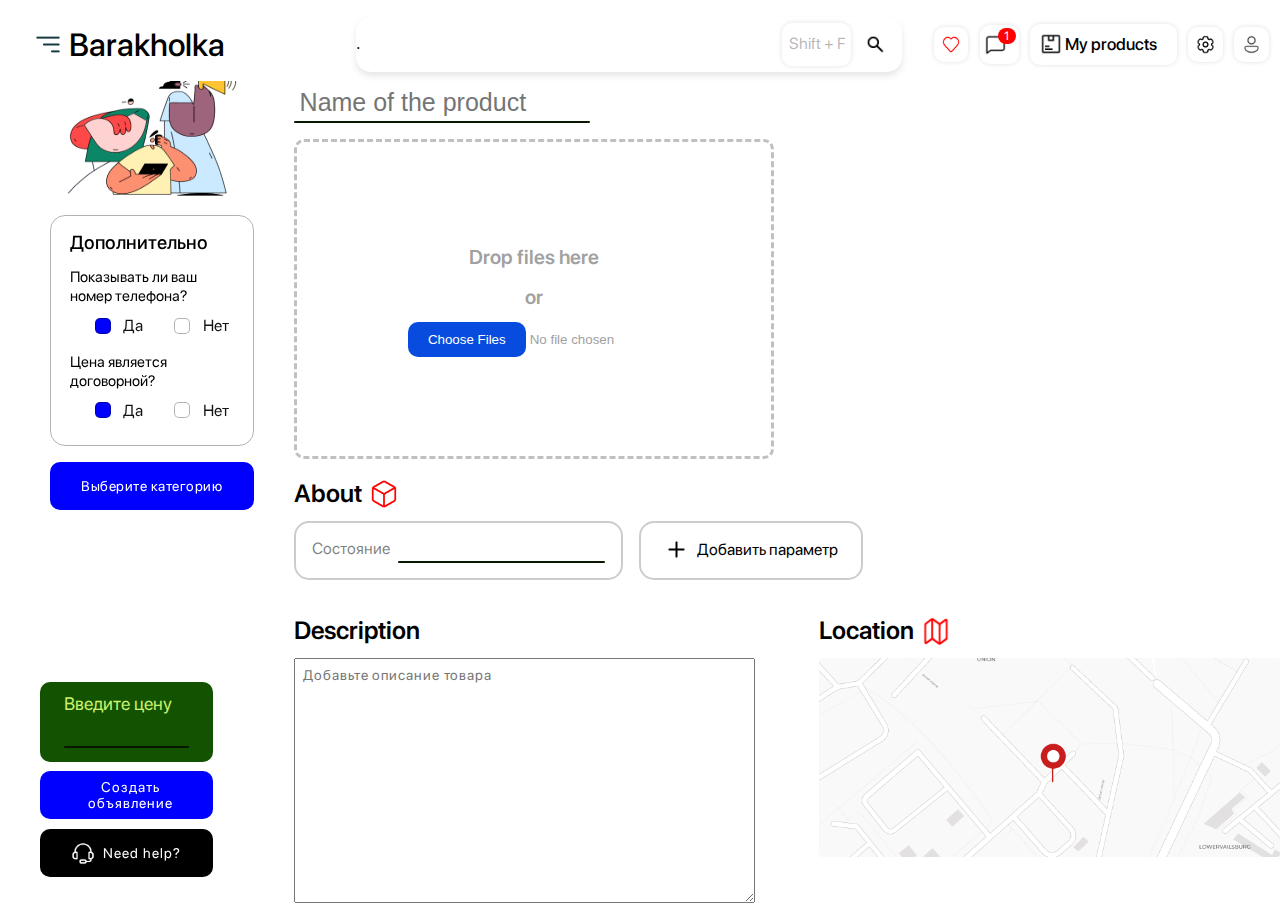
<file: barakholka/edit_product.html>
<!DOCTYPE html>
<html lang="en">
<head>
    <meta charset="UTF-8">
    <meta name="viewport" content="width=device-width, initial-scale=1.0">
    <title>Barakholka</title>
    <link rel="stylesheet" type="text/css" href="edit_product.css"/>
</head>
<body>
    <header class="header">
        <div class="title">
            <img class="logo" src="assets/logo_lines.png" alt="Logo" />
            Barakholka
        </div>
        <div class="search-container">
            <div class="search-box">
                <p class="search-input">.</p>
                <div class="search-hot-key">
                    <p>Shift + F</p>
                </div>
                <button class="search-submit-button" type="submit">
                    <img class="search-submit-icon" src="assets/search_icon.png" alt="Search" />
                </button>
            </div>
        </div>
        <div class="header-buttons">
            <div class="header-button">
                <img class="header-button-icon" src="assets/like_icon.png" alt="Liked" />
            </div>
            <div class="header-button">
                <img class="header-button-icon" src="assets/comment_icon.png" alt="Messages" />
                <div class="message-notification"><p class="message-notification-text">1</p></div>
            </div>
            <div class="header-button">
                <img class="header-button-icon" src="assets/product_icon.png" alt="Box" />
                <div class="header-text">My products</div>
            </div>
            <div class="header-button">
                <img class="header-button-icon" src="assets/settings-icon.png" alt="Settings" />
            </div>
            <div class="header-button">
                <img class="header-button-icon" src="assets/profile_icon.png" alt="Profile" />
            </div>
        </div>
    </header>

    <div class="container">
        <div class="sidebar">
            <div class="page_image">
                <img src="assets/page_image_1.png" alt="page_image" />
            </div>
            <div class="additional-questions-section">
                <!-- Additional questions -->

                <div class="additional-questions_container">
                    Дополнительно
                    <div class="question-container">
                        Показывать ли ваш номер телефона?
                        <form class="answers-container">
                            <input checked id="first_answer_yes_button" class="question-radio-button" type="radio" value="yes" name="first_question"/>
                            <label class="answer-button-label" for="first_answer_yes_button">
                                <div class="answer-button-indicator"></div>
                                <p>Да</p>
                            </label>
                            <input id="first_answer_no_button" class="question-radio-button" type="radio" value="no" name="first_question"/>
                            <label class="answer-button-label" for="first_answer_no_button">
                                <div class="answer-button-indicator"></div>
                                <p>Нет</p>
                            </label>
                            
                        </form> 
                    </div>
                    <div class="question-container">
                        Цена является договорной?
                        <form class="answers-container">
                            <input checked id="second_answer_yes_button" class="question-radio-button" type="radio" value="yes" name="second_question"/>
                            <label class="answer-button-label" for="second_answer_yes_button">
                                <div class="answer-button-indicator"></div>
                                <p>Да</p>
                            </label>
                            <input id="second_answer_no_button" class="question-radio-button" type="radio" value="no" name="second_question"/>
                            <label class="answer-button-label" for="second_answer_no_button">
                                <div class="answer-button-indicator"></div>
                                <p>Нет</p>
                            </label>
                        </form> 
                    </div>
                </div>

                <!-- Category button -->
                <button class="choose-category-button">
                    Выберите категорию
                </button>
            </div>
            <!-- Power buttons -->
            <div class="power-buttons">
                <div class="power-button price-input">
                    Введите цену
                    <input class="product-price-input"/>
                    <div class="line"></div>
                </div>
                <button class="power-button support-button update-product">
                    <p class="power-button-text">Создать объявление</p>
                </button>
                <button class="power-button support-button">
                    <img class="support-button-icon" src="assets/support_icon.png" alt="support" />
                    <p class="power-button-text">Need help?</p>
                </button>
            </div>
        </div>

        <!-- Main -->
        <div class="main">
            <div class="product-description-name">
                <input class="product-name-input" placeholder="Name of the product" />
                <div class="line"></div>
            </div>
            <div class="images-container">
                <div class="image-container">
                    <span class="product-drop-title">Drop files here</span>
                    or
                    <input type="file" name="photos" accept="image/*" multiple />
                </div>
            </div>

            <div class="product-specifics-container">
                <div class="section-title-container">
                    About
                    <img class="section-icon" src="assets/about_icon.png" />
                </div>
                <div class="about-section-container">
                    <div class="spec">
                        <p class="spec-name">Состояние</p>
                        <div class="product-input-line">
                            <input class="product-name-input spec-input"/>
                            <div class="line"></div>
                        </div>
                    </div>
                    <div class="spec spec-button">
                        <img src="assets/plus_icon.png" />
                        Добавить параметр 
                    </div>
                </div>

                <div class="product-specifics-section">
                    <div class="product-description-section">
                        <div class="section-title-container">
                            Description
                        </div>
                        <textarea class="product-description-input" placeholder="Добавьте описание товара"></textarea>
                    </div>
                    <div class="product-description-section">
                        <div class="section-title-container">
                            Location
                            <img class="section-icon" src="assets/map_icon.png" />
                        </div>
                        <div class="map-section-container">
                            <img src="assets/map.png" />
                        </div>
                    </div>
                </div>
            </div>
        </div>
    </div>
</body>
</html>
</file>
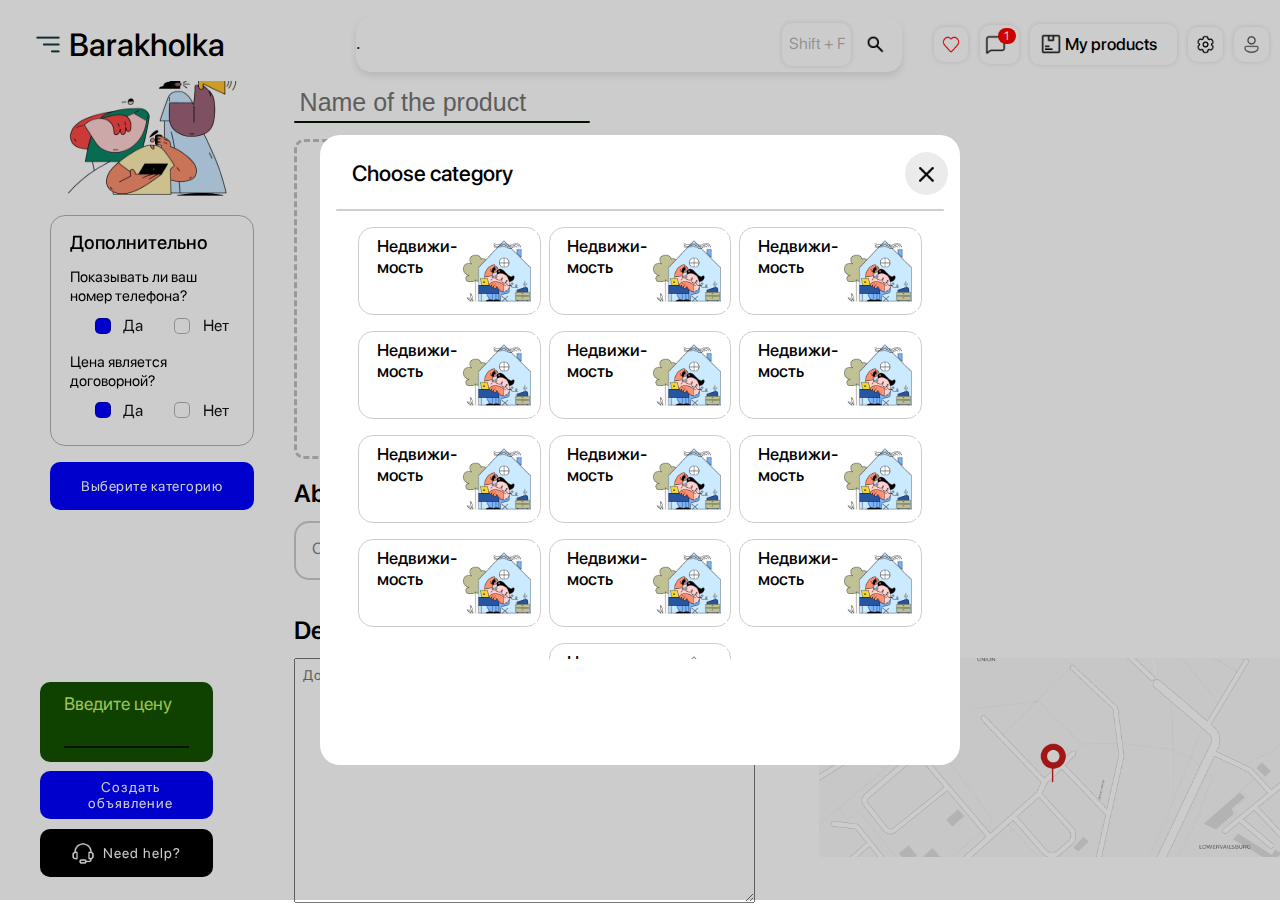
<file: barakholka/edit_product_category.html>
<!DOCTYPE html>
<html lang="en">
<head>
    <meta charset="UTF-8">
    <meta name="viewport" content="width=device-width, initial-scale=1.0">
    <title>Barakholka</title>
    <link rel="stylesheet" type="text/css" href="edit_product_category.css"/>
</head>
<body>
    <div class="reviews-overlay">
    <div class="reviews-panel">
        <div class="reviews-header">
            <div class="reviews-seller">
                Choose category
            </div>
            <div class="reviews-close">
                <div class="close-button">
                    <img class="close-button-icon" src="assets/close_icon.png"/>
                </div>
            </div>
        </div>
        <div class="popup-line"></div>
        <ul class="review-container">
            <li class="review">
                <p class="choose-category-title">Недвижи- мость</p>
                <img class="choose-category-image" src="assets/house_icon.png" />
            </li>
            <li class="review">
                <p class="choose-category-title">Недвижи- мость</p>
                <img class="choose-category-image" src="assets/house_icon.png" />
            </li>
            <li class="review">
                <p class="choose-category-title">Недвижи- мость</p>
                <img class="choose-category-image" src="assets/house_icon.png" />
            </li>
            <li class="review">
                <p class="choose-category-title">Недвижи- мость</p>
                <img class="choose-category-image" src="assets/house_icon.png" />
            </li>
            <li class="review">
                <p class="choose-category-title">Недвижи- мость</p>
                <img class="choose-category-image" src="assets/house_icon.png" />
            </li>
            <li class="review">
                <p class="choose-category-title">Недвижи- мость</p>
                <img class="choose-category-image" src="assets/house_icon.png" />
            </li>
            <li class="review">
                <p class="choose-category-title">Недвижи- мость</p>
                <img class="choose-category-image" src="assets/house_icon.png" />
            </li>
            <li class="review">
                <p class="choose-category-title">Недвижи- мость</p>
                <img class="choose-category-image" src="assets/house_icon.png" />
            </li>
            <li class="review">
                <p class="choose-category-title">Недвижи- мость</p>
                <img class="choose-category-image" src="assets/house_icon.png" />
            </li>
            <li class="review">
                <p class="choose-category-title">Недвижи- мость</p>
                <img class="choose-category-image" src="assets/house_icon.png" />
            </li>
            <li class="review">
                <p class="choose-category-title">Недвижи- мость</p>
                <img class="choose-category-image" src="assets/house_icon.png" />
            </li>
            <li class="review">
                <p class="choose-category-title">Недвижи- мость</p>
                <img class="choose-category-image" src="assets/house_icon.png" />
            </li>
            <li class="review">
                <p class="choose-category-title">Недвижи- мость</p>
                <img class="choose-category-image" src="assets/house_icon.png" />
            </li>
        </ul>
    </div>
</div>
    <header class="header">
        <div class="title">
            <img class="logo" src="assets/logo_lines.png" alt="Logo" />
            Barakholka
        </div>
        <div class="search-container">
            <div class="search-box">
                <p class="search-input">.</p>
                <div class="search-hot-key">
                    <p>Shift + F</p>
                </div>
                <button class="search-submit-button" type="submit">
                    <img class="search-submit-icon" src="assets/search_icon.png" alt="Search" />
                </button>
            </div>
        </div>
        <div class="header-buttons">
            <div class="header-button">
                <img class="header-button-icon" src="assets/like_icon.png" alt="Liked" />
            </div>
            <div class="header-button">
                <img class="header-button-icon" src="assets/comment_icon.png" alt="Messages" />
                <div class="message-notification"><p class="message-notification-text">1</p></div>
            </div>
            <div class="header-button">
                <img class="header-button-icon" src="assets/product_icon.png" alt="Box" />
                <div class="header-text">My products</div>
            </div>
            <div class="header-button">
                <img class="header-button-icon" src="assets/settings-icon.png" alt="Settings" />
            </div>
            <div class="header-button">
                <img class="header-button-icon" src="assets/profile_icon.png" alt="Profile" />
            </div>
        </div>
    </header>

    <div class="container">
        <div class="sidebar">
            <div class="page_image">
                <img src="assets/page_image_1.png" alt="page_image" />
            </div>
            <div class="additional-questions-section">
                <!-- Additional questions -->

                <div class="additional-questions_container">
                    Дополнительно
                    <div class="question-container">
                        Показывать ли ваш номер телефона?
                        <form class="answers-container">
                            <input checked id="first_answer_yes_button" class="question-radio-button" type="radio" value="yes" name="first_question"/>
                            <label class="answer-button-label" for="first_answer_yes_button">
                                <div class="answer-button-indicator"></div>
                                <p>Да</p>
                            </label>
                            <input id="first_answer_no_button" class="question-radio-button" type="radio" value="no" name="first_question"/>
                            <label class="answer-button-label" for="first_answer_no_button">
                                <div class="answer-button-indicator"></div>
                                <p>Нет</p>
                            </label>
                            
                        </form> 
                    </div>
                    <div class="question-container">
                        Цена является договорной?
                        <form class="answers-container">
                            <input checked id="second_answer_yes_button" class="question-radio-button" type="radio" value="yes" name="second_question"/>
                            <label class="answer-button-label" for="second_answer_yes_button">
                                <div class="answer-button-indicator"></div>
                                <p>Да</p>
                            </label>
                            <input id="second_answer_no_button" class="question-radio-button" type="radio" value="no" name="second_question"/>
                            <label class="answer-button-label" for="second_answer_no_button">
                                <div class="answer-button-indicator"></div>
                                <p>Нет</p>
                            </label>
                        </form> 
                    </div>
                </div>

                <!-- Category button -->
                <button class="choose-category-button">
                    Выберите категорию
                </button>
            </div>
            <!-- Power buttons -->
            <div class="power-buttons">
                <div class="power-button price-input">
                    Введите цену
                    <input class="product-price-input"/>
                    <div class="line"></div>
                </div>
                <button class="power-button support-button update-product">
                    <p class="power-button-text">Создать объявление</p>
                </button>
                <button class="power-button support-button">
                    <img class="support-button-icon" src="assets/support_icon.png" alt="support" />
                    <p class="power-button-text">Need help?</p>
                </button>
            </div>
        </div>

        <!-- Main -->
        <div class="main">
            <div class="product-description-name">
                <input class="product-name-input" placeholder="Name of the product" />
                <div class="line"></div>
            </div>
            <div class="images-container">
                <div class="image-container">
                    <span class="product-drop-title">Drop files here</span>
                    or
                    <input type="file" name="photos" accept="image/*" multiple />
                </div>
            </div>

            <div class="product-specifics-container">
                <div class="section-title-container">
                    About
                    <img class="section-icon" src="assets/about_icon.png" />
                </div>
                <div class="about-section-container">
                    <div class="spec">
                        <p class="spec-name">Состояние</p>
                        <div class="product-input-line">
                            <input class="product-name-input spec-input"/>
                            <div class="line"></div>
                        </div>
                    </div>
                    <div class="spec spec-button">
                        <img src="assets/plus_icon.png" />
                        Добавить параметр 
                    </div>
                </div>

                <div class="product-specifics-section">
                    <div class="product-description-section">
                        <div class="section-title-container">
                            Description
                        </div>
                        <textarea class="product-description-input" placeholder="Добавьте описание товара"></textarea>
                    </div>
                    <div class="product-description-section">
                        <div class="section-title-container">
                            Location
                            <img class="section-icon" src="assets/map_icon.png" />
                        </div>
                        <div class="map-section-container">
                            <img src="assets/map.png" />
                        </div>
                    </div>
                </div>
            </div>
        </div>
    </div>
</body>
</html>
</file>
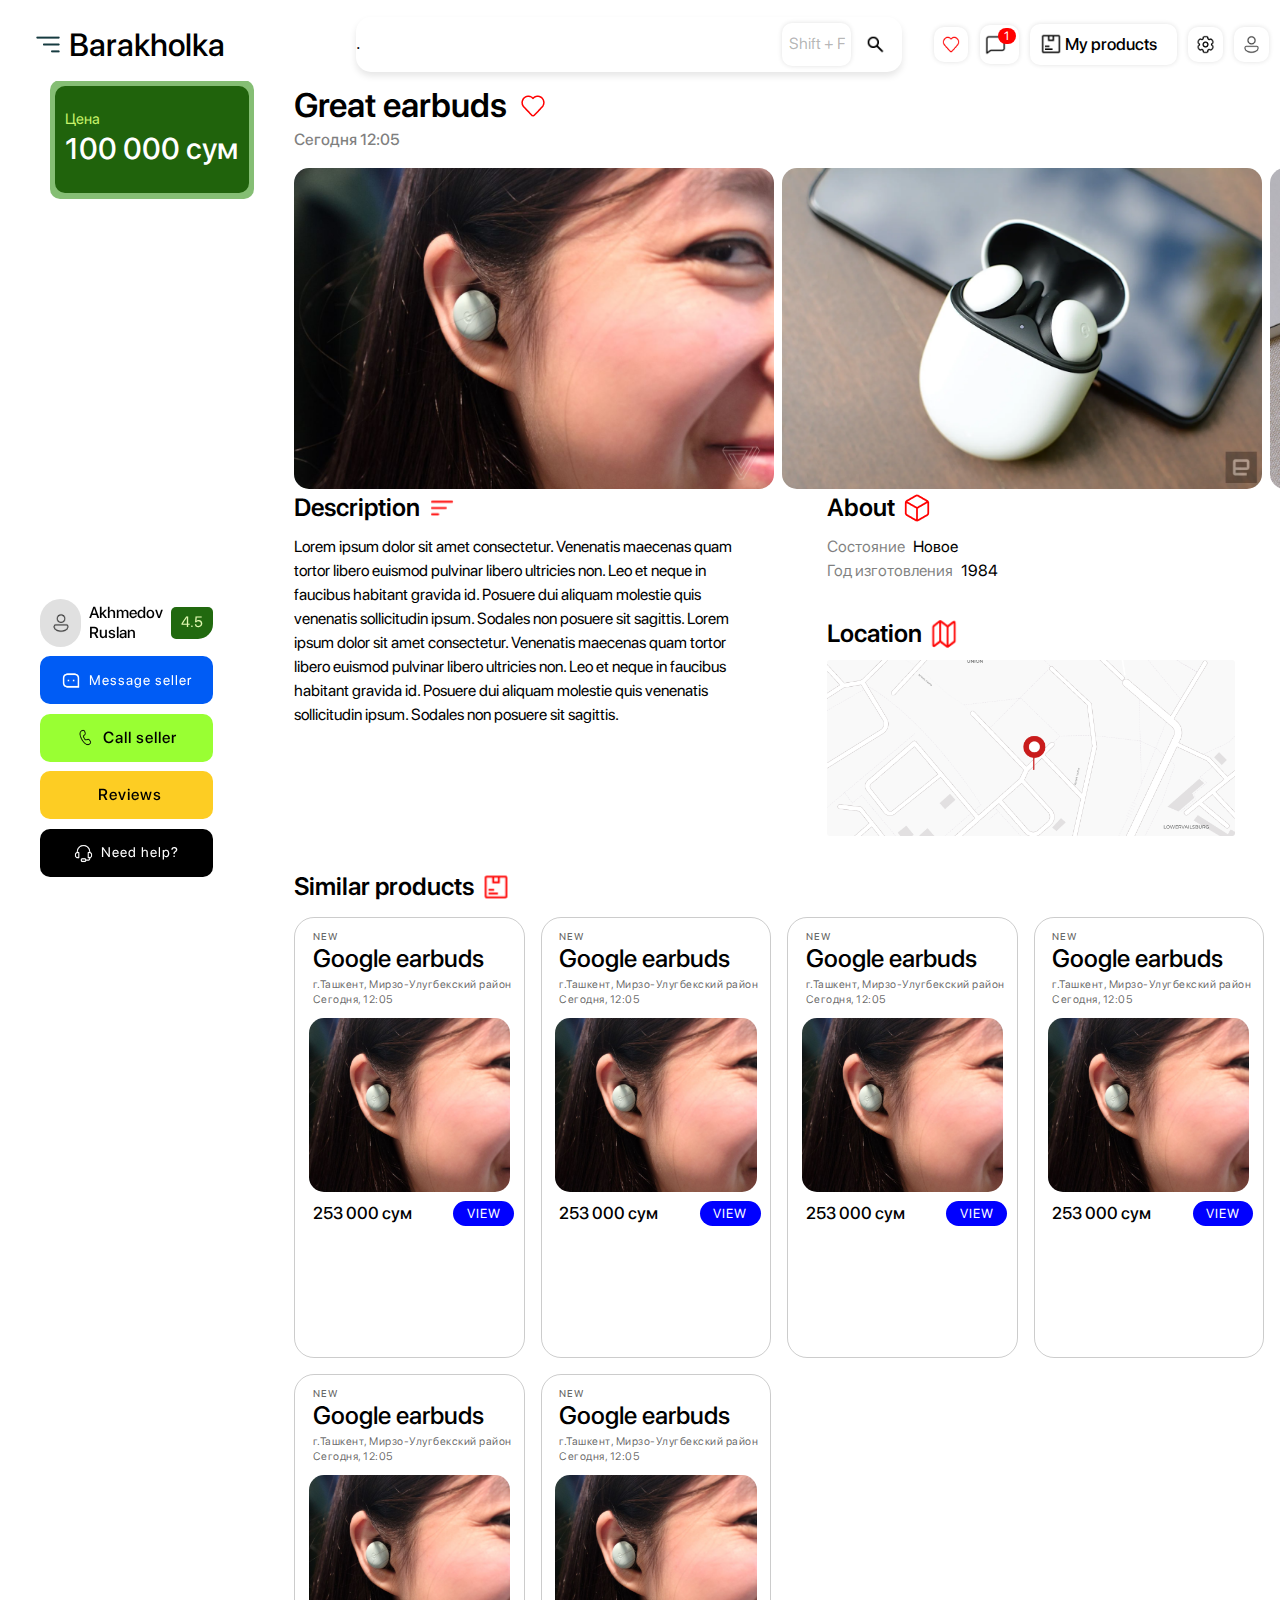
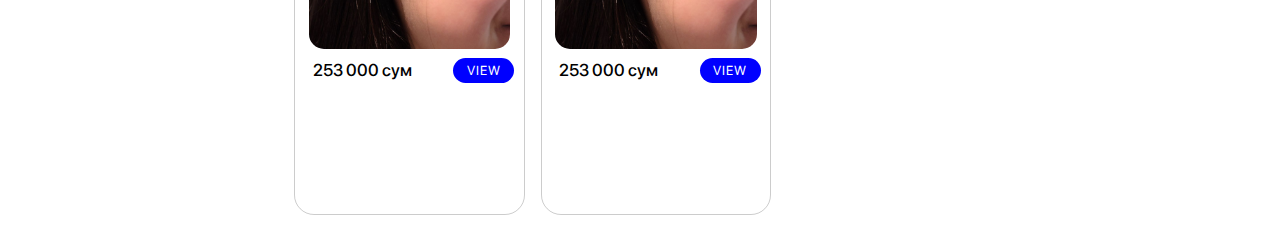
<file: barakholka/product.html>
<!DOCTYPE html>
<html lang="en">
<head>
    <meta charset="UTF-8">
    <meta name="viewport" content="width=device-width, initial-scale=1.0">
    <title>Barakholka</title>
    <link rel="stylesheet" type="text/css" href="product.css"/>
</head>
<body>
    <header class="header">
        <div class="title">
            <img class="logo" src="assets/logo_lines.png" alt="Logo" />
            Barakholka
        </div>
        <div class="search-container">
            <div class="search-box">
                <p class="search-input">.</p>
                <div class="search-hot-key">
                    <p>Shift + F</p>
                </div>
                <button class="search-submit-button" type="submit">
                    <img class="search-submit-icon" src="assets/search_icon.png" alt="Search" />
                </button>
            </div>
        </div>
        <div class="header-buttons">
            <div class="header-button">
                <img class="header-button-icon" src="assets/like_icon.png" alt="Liked" />
            </div>
            <div class="header-button">
                <img class="header-button-icon" src="assets/comment_icon.png" alt="Messages" />
                <div class="message-notification"><p class="message-notification-text">1</p></div>
            </div>
            <div class="header-button">
                <img class="header-button-icon" src="assets/product_icon.png" alt="Box" />
                <div class="header-text">My products</div>
            </div>
            <div class="header-button">
                <img class="header-button-icon" src="assets/settings-icon.png" alt="Settings" />
            </div>
            <div class="header-button">
                <img class="header-button-icon" src="assets/profile_icon.png" alt="Profile" />
            </div>
        </div>
    </header>
    <div class="container">
        <div class="sidebar">
            <div class="page_image">
                <div class="first-layer-background">
                    <div class="second-layer-background">
                        <div class="third-layer-background">
                            Цена
                            <p class="product-description-price">100 000 сум</p>
                        </div>
                    </div>
                </div>
            </div>
            <!-- <form class="sorting-container">
                    <input checked id="recently_added_sorting_button" class="sorting-radio-button" type="radio" value="recently_added" name="sorting"/>
                    <div class="radio-button-label-container">
                        <div class="radio-button-indicator"></div>
                        <label class="radio-button-label" for="recently_added_sorting_button">
                            <p>Недавно добавленные</p>
                        </label>
                    </div>
                    <input id="high_rating_author_sorting_button" class="sorting-radio-button" type="radio" value="author_with_high_rating" name="sorting"/>
                    <div class="radio-button-label-container">
                        <div class="radio-button-indicator"></div>
                        <label class="radio-button-label" for="high_rating_author_sorting_button">
                            <p>Автор с лучшим рейтингом</p>
                        </label>
                    </div>
                    <input id="expensive_sorting_button" class="sorting-radio-button" type="radio" value="expensive" name="sorting"/>
                    <div class="radio-button-label-container">
                        <div class="radio-button-indicator"></div>
                        <label class="radio-button-label" for="expensive_sorting_button">
                            <p>Сначала дорогие</p>
                        </label>
                    </div>
                    <input id="cheap_sorting_button" class="sorting-radio-button" type="radio" value="cheap" name="sorting"/>
                    <div class="radio-button-label-container">
                        <div class="radio-button-indicator"></div>
                        <label class="radio-button-label" for="cheap_sorting_button">
                            <p>Сначала дешевые</p>
                        </label>
                    </div>
            </form> -->
            <div class="power-buttons">
                <div class="power-button seller-button">
                    <div class="profile-picture">
                        <img class="profile-icon" src="assets/profile_icon.png" alt="profile_image" />
                    </div>
                    <p class="product-description-seller-name">Akhmedov Ruslan</p>
                    <div class="seller-rating-container">
                        <p class="seller-rating">4.5</p>
                    </div>
                </div>
                <div class="power-button support-button message-seller">
                    <img class="message-button-icon" src="assets/message-seller.png" alt="message" />
                    <p class="power-button-text">Message seller</p>
                </div>
                <div class="power-button support-button call-seller">
                    <img class="support-button-icon" src="assets/call-seller.png" alt="support" />
                    <p class="power-button-text">Call seller</p>
                </div>
                <div class="power-button support-button review-seller">
                    <p class="power-button-text">Reviews</p>
                </div>
                <div class="power-button support-button">
                    <img class="support-button-icon" src="assets/support_icon.png" alt="support" />
                    <p class="power-button-text">Need help?</p>
                </div>
            </div>
        </div>
        <div class="main">
            <div class="product-description-name">
                Great earbuds
                <div class="like-product-button">
                    <img src="assets/like_icon.png" alt="like_product"/>
                </div>
            </div>
            <p class="product-publishing-date">
                Сегодня 12:05
            </p>
            <div class="images-container">
                <img class="product-description-image" src="assets/product_image_1.png" />
                <img class="product-description-image" src="assets/product_image_2.png" />
                <img class="product-description-image" src="assets/product_image_3.png" />
            </div>
            <div class="product-specifics-container">
                <div class="product-specifics-section">
                    <div class="product-description-section">
                        <div class="section-title-container">
                            Description
                            <img class="section-icon" src="assets/description_icon.png" />
                        </div>
                        <p class="product-description-text">
                            Lorem ipsum dolor sit amet consectetur. Venenatis maecenas quam tortor libero euismod pulvinar libero ultricies non. Leo et neque in faucibus habitant gravida id. Posuere dui aliquam molestie quis venenatis sollicitudin ipsum. Sodales non posuere sit sagittis.
    
    Lorem ipsum dolor sit amet consectetur. Venenatis maecenas quam tortor libero euismod pulvinar libero ultricies non. Leo et neque in faucibus habitant gravida id. Posuere dui aliquam molestie quis venenatis sollicitudin ipsum. Sodales non posuere sit sagittis.
                        </p>
                    </div>
                </div>
                <div class="product-specifics-section">
                    <div class="product-description-section">
                        <div class="section-title-container">
                            About
                            <img class="section-icon" src="assets/about_icon.png" />
                        </div>
                        <div class="about-section-container">
                            <div class="spec">
                                <p class="spec-name">Состояние</p>
                                <p class="spec-value">Новое</p>
                            </div>
                            <div class="spec">
                                <p class="spec-name">Год изготовления</p>
                                <p class="spec-value">1984</p>
                            </div>
                        </div>
                    </div>
                    <div class="product-description-section">
                        <div class="section-title-container">
                            Location
                            <img class="section-icon" src="assets/map_icon.png" />
                        </div>
                        <div class="map-section-container">
                            <img src="assets/map.png" />
                        </div>
                    </div>
                </div>
            </div>
            <div class="similar-products-section">
                <div class="section-title-container">
                    Similar products
                    <img class="section-icon" src="assets/similar_icon.png" />
                </div>
                <div class="products-section">
                    <div class="product-box">
                        <p class="product-type">NEW</p>
                        <p class="product-name">Google earbuds</p>
                        <p class="product-address-date">г.Ташкент, Мирзо-Улугбекский район</p>
                        <p class="product-address-date">Сегодня, 12:05</p>
                        <img class="product-image" src="assets/product_image.png" alt="top_product" />
                        <div class="product-footer">
                            <p class="product-price">253 000 <span class="product-currency">сум</span></p>
                            <button class="product-view-button">VIEW</button>
                        </div>
                    </div>
                    <div class="product-box">
                        <p class="product-type">NEW</p>
                        <p class="product-name">Google earbuds</p>
                        <p class="product-address-date">г.Ташкент, Мирзо-Улугбекский район</p>
                        <p class="product-address-date">Сегодня, 12:05</p>
                        <img class="product-image" src="assets/product_image.png" alt="top_product" />
                        <div class="product-footer">
                            <p class="product-price">253 000 <span class="product-currency">сум</span></p>
                            <button class="product-view-button">VIEW</button>
                        </div>
                    </div>
                    <div class="product-box">
                        <p class="product-type">NEW</p>
                        <p class="product-name">Google earbuds</p>
                        <p class="product-address-date">г.Ташкент, Мирзо-Улугбекский район</p>
                        <p class="product-address-date">Сегодня, 12:05</p>
                        <img class="product-image" src="assets/product_image.png" alt="top_product" />
                        <div class="product-footer">
                            <p class="product-price">253 000 <span class="product-currency">сум</span></p>
                            <button class="product-view-button">VIEW</button>
                        </div>
                    </div>
                    <div class="product-box">
                        <p class="product-type">NEW</p>
                        <p class="product-name">Google earbuds</p>
                        <p class="product-address-date">г.Ташкент, Мирзо-Улугбекский район</p>
                        <p class="product-address-date">Сегодня, 12:05</p>
                        <img class="product-image" src="assets/product_image.png" alt="top_product" />
                        <div class="product-footer">
                            <p class="product-price">253 000 <span class="product-currency">сум</span></p>
                            <button class="product-view-button">VIEW</button>
                        </div>
                    </div>
                    <div class="product-box">
                        <p class="product-type">NEW</p>
                        <p class="product-name">Google earbuds</p>
                        <p class="product-address-date">г.Ташкент, Мирзо-Улугбекский район</p>
                        <p class="product-address-date">Сегодня, 12:05</p>
                        <img class="product-image" src="assets/product_image.png" alt="top_product" />
                        <div class="product-footer">
                            <p class="product-price">253 000 <span class="product-currency">сум</span></p>
                            <button class="product-view-button">VIEW</button>
                        </div>
                    </div>
                    <div class="product-box">
                        <p class="product-type">NEW</p>
                        <p class="product-name">Google earbuds</p>
                        <p class="product-address-date">г.Ташкент, Мирзо-Улугбекский район</p>
                        <p class="product-address-date">Сегодня, 12:05</p>
                        <img class="product-image" src="assets/product_image.png" alt="top_product" />
                        <div class="product-footer">
                            <p class="product-price">253 000 <span class="product-currency">сум</span></p>
                            <button class="product-view-button">VIEW</button>
                        </div>
                    </div>
                </div>
            </div>
        </div>
    </div>
</body>
</html>
</file>
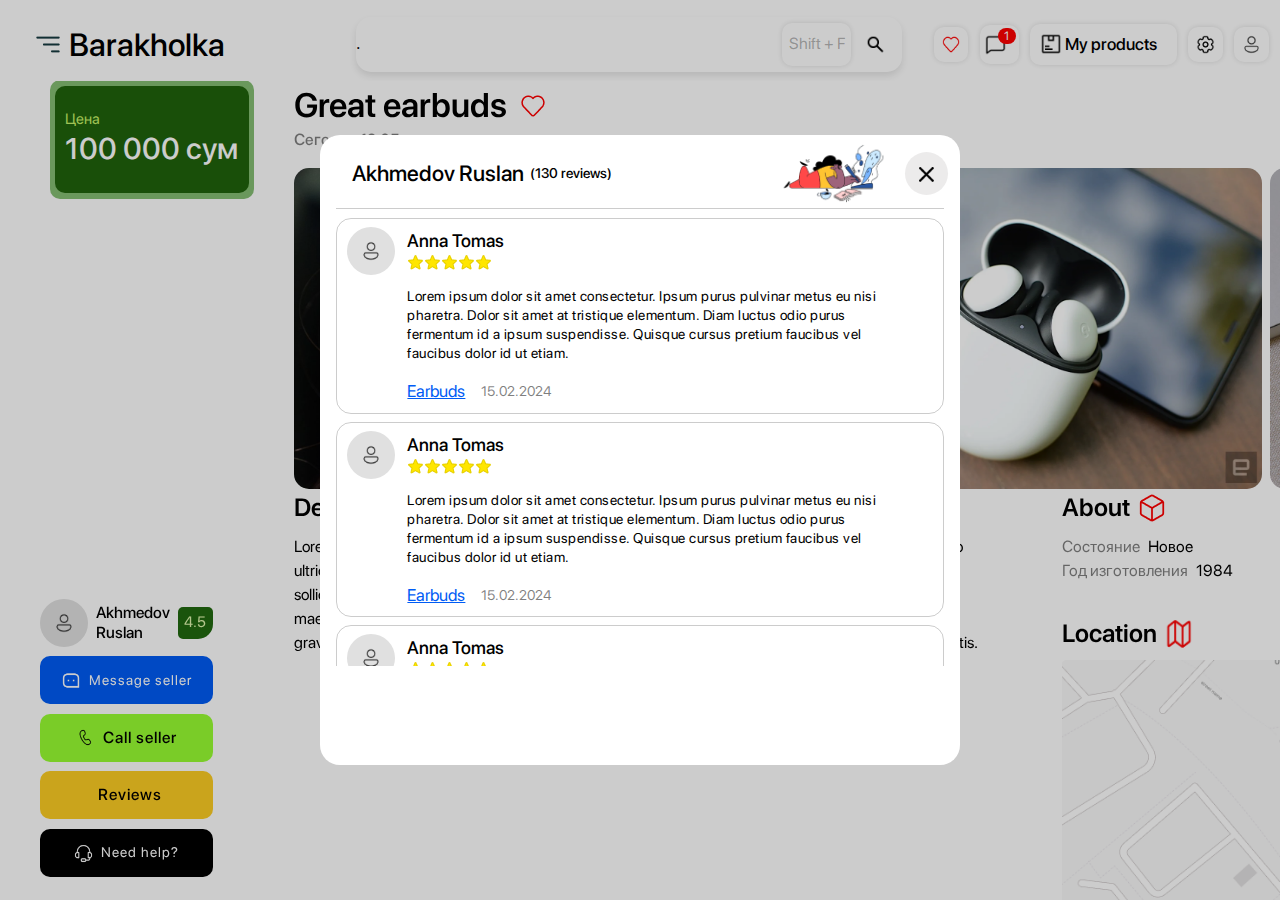
<file: barakholka/product_reviews.html>
<!DOCTYPE html>
<html lang="en">
<head>
    <meta charset="UTF-8">
    <meta name="viewport" content="width=device-width, initial-scale=1.0">
    <title>Barakholka</title>
    <link rel="stylesheet" type="text/css" href="product_reviews.css"/>
</head>
<body>
    <div class="reviews-overlay">
        <div class="reviews-panel">
            <div class="reviews-header">
                <div class="reviews-seller">
                    Akhmedov Ruslan
                    <p class="number-of-reviews">(130 reviews)</p>
                </div>
                <div class="reviews-close">
                    <img class="review-panel-image" src="assets/reviews_image.png"/>
                    <div class="close-button">
                        <img class="close-button-icon" src="assets/close_icon.png"/>
                    </div>
                </div>
            </div>
            <div class="line"></div>
            <ul class="review-container">
                <li class="review">
                    <div class="profile-picture">
                        <img class="profile-icon" src="assets/profile_icon.png" alt="profile_image" />
                    </div>
                    <div class="review-description">
                        <p class="review-author">Anna Tomas</p>
                        <div class="review-rating">
                            <img src="assets/star.png" />
                            <img src="assets/star.png" />
                            <img src="assets/star.png" />
                            <img src="assets/star.png" />
                            <img src="assets/star.png" />
                        </div>
                        <p class="review-text">
                            Lorem ipsum dolor sit amet consectetur. Ipsum purus pulvinar metus eu nisi pharetra. Dolor sit amet at tristique elementum. Diam luctus odio purus fermentum id a ipsum suspendisse. Quisque cursus pretium faucibus vel faucibus dolor id ut etiam.
                        </p>
                        <div class="review-footer">
                            <p class="review-product">Earbuds</p>
                            <p class="review-date">15.02.2024</p>
                        </div>
                    </div>
                </li>
                <li class="review">
                    <div class="profile-picture">
                        <img class="profile-icon" src="assets/profile_icon.png" alt="profile_image" />
                    </div>
                    <div class="review-description">
                        <p class="review-author">Anna Tomas</p>
                        <div class="review-rating">
                            <img src="assets/star.png" />
                            <img src="assets/star.png" />
                            <img src="assets/star.png" />
                            <img src="assets/star.png" />
                            <img src="assets/star.png" />
                        </div>
                        <p class="review-text">
                            Lorem ipsum dolor sit amet consectetur. Ipsum purus pulvinar metus eu nisi pharetra. Dolor sit amet at tristique elementum. Diam luctus odio purus fermentum id a ipsum suspendisse. Quisque cursus pretium faucibus vel faucibus dolor id ut etiam.
                        </p>
                        <div class="review-footer">
                            <p class="review-product">Earbuds</p>
                            <p class="review-date">15.02.2024</p>
                        </div>
                    </div>
                </li>
                <li class="review">
                    <div class="profile-picture">
                        <img class="profile-icon" src="assets/profile_icon.png" alt="profile_image" />
                    </div>
                    <div class="review-description">
                        <p class="review-author">Anna Tomas</p>
                        <div class="review-rating">
                            <img src="assets/star.png" />
                            <img src="assets/star.png" />
                            <img src="assets/star.png" />
                            <img src="assets/star.png" />
                            <img src="assets/star.png" />
                        </div>
                        <p class="review-text">
                            Lorem ipsum dolor sit amet consectetur. Ipsum purus pulvinar metus eu nisi pharetra. Dolor sit amet at tristique elementum. Diam luctus odio purus fermentum id a ipsum suspendisse. Quisque cursus pretium faucibus vel faucibus dolor id ut etiam.
                        </p>
                        <div class="review-footer">
                            <p class="review-product">Earbuds</p>
                            <p class="review-date">15.02.2024</p>
                        </div>
                    </div>
                </li>
                <li class="review">
                    <div class="profile-picture">
                        <img class="profile-icon" src="assets/profile_icon.png" alt="profile_image" />
                    </div>
                    <div class="review-description">
                        <p class="review-author">Anna Tomas</p>
                        <div class="review-rating">
                            <img src="assets/star.png" />
                            <img src="assets/star.png" />
                            <img src="assets/star.png" />
                            <img src="assets/star.png" />
                            <img src="assets/star.png" />
                        </div>
                        <p class="review-text">
                            Lorem ipsum dolor sit amet consectetur. Ipsum purus pulvinar metus eu nisi pharetra. Dolor sit amet at tristique elementum. Diam luctus odio purus fermentum id a ipsum suspendisse. Quisque cursus pretium faucibus vel faucibus dolor id ut etiam.
                        </p>
                        <div class="review-footer">
                            <p class="review-product">Earbuds</p>
                            <p class="review-date">15.02.2024</p>
                        </div>
                    </div>
                </li>
            </ul>
        </div>
    </div>
    <header class="header">
        <div class="title">
            <img class="logo" src="assets/logo_lines.png" alt="Logo" />
            Barakholka
        </div>
        <div class="search-container">
            <div class="search-box">
                <p class="search-input">.</p>
                <div class="search-hot-key">
                    <p>Shift + F</p>
                </div>
                <button class="search-submit-button" type="submit">
                    <img class="search-submit-icon" src="assets/search_icon.png" alt="Search" />
                </button>
            </div>
        </div>
        <div class="header-buttons">
            <div class="header-button">
                <img class="header-button-icon" src="assets/like_icon.png" alt="Liked" />
            </div>
            <div class="header-button">
                <img class="header-button-icon" src="assets/comment_icon.png" alt="Messages" />
                <div class="message-notification"><p class="message-notification-text">1</p></div>
            </div>
            <div class="header-button">
                <img class="header-button-icon" src="assets/product_icon.png" alt="Box" />
                <div class="header-text">My products</div>
            </div>
            <div class="header-button">
                <img class="header-button-icon" src="assets/settings-icon.png" alt="Settings" />
            </div>
            <div class="header-button">
                <img class="header-button-icon" src="assets/profile_icon.png" alt="Profile" />
            </div>
        </div>
    </header>
    <div class="container">
        <div class="sidebar">
            <div class="page_image">
                <div class="first-layer-background">
                    <div class="second-layer-background">
                        <div class="third-layer-background">
                            Цена
                            <p class="product-description-price">100 000 сум</p>
                        </div>
                    </div>
                </div>
            </div>
            <!-- <form class="sorting-container">
                    <input checked id="recently_added_sorting_button" class="sorting-radio-button" type="radio" value="recently_added" name="sorting"/>
                    <div class="radio-button-label-container">
                        <div class="radio-button-indicator"></div>
                        <label class="radio-button-label" for="recently_added_sorting_button">
                            <p>Недавно добавленные</p>
                        </label>
                    </div>
                    <input id="high_rating_author_sorting_button" class="sorting-radio-button" type="radio" value="author_with_high_rating" name="sorting"/>
                    <div class="radio-button-label-container">
                        <div class="radio-button-indicator"></div>
                        <label class="radio-button-label" for="high_rating_author_sorting_button">
                            <p>Автор с лучшим рейтингом</p>
                        </label>
                    </div>
                    <input id="expensive_sorting_button" class="sorting-radio-button" type="radio" value="expensive" name="sorting"/>
                    <div class="radio-button-label-container">
                        <div class="radio-button-indicator"></div>
                        <label class="radio-button-label" for="expensive_sorting_button">
                            <p>Сначала дорогие</p>
                        </label>
                    </div>
                    <input id="cheap_sorting_button" class="sorting-radio-button" type="radio" value="cheap" name="sorting"/>
                    <div class="radio-button-label-container">
                        <div class="radio-button-indicator"></div>
                        <label class="radio-button-label" for="cheap_sorting_button">
                            <p>Сначала дешевые</p>
                        </label>
                    </div>
            </form> -->
            <div class="power-buttons">
                <div class="power-button seller-button">
                    <div class="profile-picture">
                        <img class="profile-icon" src="assets/profile_icon.png" alt="profile_image" />
                    </div>
                    <p class="product-description-seller-name">Akhmedov Ruslan</p>
                    <div class="seller-rating-container">
                        <p class="seller-rating">4.5</p>
                    </div>
                </div>
                <div class="power-button support-button message-seller">
                    <img class="message-button-icon" src="assets/message-seller.png" alt="message" />
                    <p class="power-button-text">Message seller</p>
                </div>
                <div class="power-button support-button call-seller">
                    <img class="support-button-icon" src="assets/call-seller.png" alt="support" />
                    <p class="power-button-text">Call seller</p>
                </div>
                <div class="power-button support-button review-seller">
                    <p class="power-button-text">Reviews</p>
                </div>
                <div class="power-button support-button">
                    <img class="support-button-icon" src="assets/support_icon.png" alt="support" />
                    <p class="power-button-text">Need help?</p>
                </div>
            </div>
        </div>
        <div class="main">
            <div class="product-description-name">
                Great earbuds
                <div class="like-product-button">
                    <img src="assets/like_icon.png" alt="like_product"/>
                </div>
            </div>
            <p class="product-publishing-date">
                Сегодня 12:05
            </p>
            <div class="images-container">
                <img class="product-description-image" src="assets/product_image_1.png" />
                <img class="product-description-image" src="assets/product_image_2.png" />
                <img class="product-description-image" src="assets/product_image_3.png" />
            </div>
            <div class="product-specifics-container">
                <div class="product-specifics-section">
                    <div class="product-description-section">
                        <div class="section-title-container">
                            Description
                            <img class="section-icon" src="assets/description_icon.png" />
                        </div>
                        <p class="product-description-text">
                            Lorem ipsum dolor sit amet consectetur. Venenatis maecenas quam tortor libero euismod pulvinar libero ultricies non. Leo et neque in faucibus habitant gravida id. Posuere dui aliquam molestie quis venenatis sollicitudin ipsum. Sodales non posuere sit sagittis.
    
    Lorem ipsum dolor sit amet consectetur. Venenatis maecenas quam tortor libero euismod pulvinar libero ultricies non. Leo et neque in faucibus habitant gravida id. Posuere dui aliquam molestie quis venenatis sollicitudin ipsum. Sodales non posuere sit sagittis.
                        </p>
                    </div>
                </div>
                <div class="product-specifics-section">
                    <div class="product-description-section">
                        <div class="section-title-container">
                            About
                            <img class="section-icon" src="assets/about_icon.png" />
                        </div>
                        <div class="about-section-container">
                            <div class="spec">
                                <p class="spec-name">Состояние</p>
                                <p class="spec-value">Новое</p>
                            </div>
                            <div class="spec">
                                <p class="spec-name">Год изготовления</p>
                                <p class="spec-value">1984</p>
                            </div>
                        </div>
                    </div>
                    <div class="product-description-section">
                        <div class="section-title-container">
                            Location
                            <img class="section-icon" src="assets/map_icon.png" />
                        </div>
                        <div class="map-section-container">
                            <img src="assets/map.png" />
                        </div>
                    </div>
                </div>
            </div>
            <div class="similar-products-section">
                <div class="section-title-container">
                    Similar products
                    <img class="section-icon" src="assets/similar_icon.png" />
                </div>
                <div class="products-section">
                    <div class="product-box">
                        <p class="product-type">NEW</p>
                        <p class="product-name">Google earbuds</p>
                        <p class="product-address-date">г.Ташкент, Мирзо-Улугбекский район</p>
                        <p class="product-address-date">Сегодня, 12:05</p>
                        <img class="product-image" src="assets/product_image.png" alt="top_product" />
                        <div class="product-footer">
                            <p class="product-price">253 000 <span class="product-currency">сум</span></p>
                            <button class="product-view-button">VIEW</button>
                        </div>
                    </div>
                    <div class="product-box">
                        <p class="product-type">NEW</p>
                        <p class="product-name">Google earbuds</p>
                        <p class="product-address-date">г.Ташкент, Мирзо-Улугбекский район</p>
                        <p class="product-address-date">Сегодня, 12:05</p>
                        <img class="product-image" src="assets/product_image.png" alt="top_product" />
                        <div class="product-footer">
                            <p class="product-price">253 000 <span class="product-currency">сум</span></p>
                            <button class="product-view-button">VIEW</button>
                        </div>
                    </div>
                    <div class="product-box">
                        <p class="product-type">NEW</p>
                        <p class="product-name">Google earbuds</p>
                        <p class="product-address-date">г.Ташкент, Мирзо-Улугбекский район</p>
                        <p class="product-address-date">Сегодня, 12:05</p>
                        <img class="product-image" src="assets/product_image.png" alt="top_product" />
                        <div class="product-footer">
                            <p class="product-price">253 000 <span class="product-currency">сум</span></p>
                            <button class="product-view-button">VIEW</button>
                        </div>
                    </div>
                    <div class="product-box">
                        <p class="product-type">NEW</p>
                        <p class="product-name">Google earbuds</p>
                        <p class="product-address-date">г.Ташкент, Мирзо-Улугбекский район</p>
                        <p class="product-address-date">Сегодня, 12:05</p>
                        <img class="product-image" src="assets/product_image.png" alt="top_product" />
                        <div class="product-footer">
                            <p class="product-price">253 000 <span class="product-currency">сум</span></p>
                            <button class="product-view-button">VIEW</button>
                        </div>
                    </div>
                    <div class="product-box">
                        <p class="product-type">NEW</p>
                        <p class="product-name">Google earbuds</p>
                        <p class="product-address-date">г.Ташкент, Мирзо-Улугбекский район</p>
                        <p class="product-address-date">Сегодня, 12:05</p>
                        <img class="product-image" src="assets/product_image.png" alt="top_product" />
                        <div class="product-footer">
                            <p class="product-price">253 000 <span class="product-currency">сум</span></p>
                            <button class="product-view-button">VIEW</button>
                        </div>
                    </div>
                    <div class="product-box">
                        <p class="product-type">NEW</p>
                        <p class="product-name">Google earbuds</p>
                        <p class="product-address-date">г.Ташкент, Мирзо-Улугбекский район</p>
                        <p class="product-address-date">Сегодня, 12:05</p>
                        <img class="product-image" src="assets/product_image.png" alt="top_product" />
                        <div class="product-footer">
                            <p class="product-price">253 000 <span class="product-currency">сум</span></p>
                            <button class="product-view-button">VIEW</button>
                        </div>
                    </div>
                </div>
            </div>
        </div>
    </div>
</body>
</html>
</file>
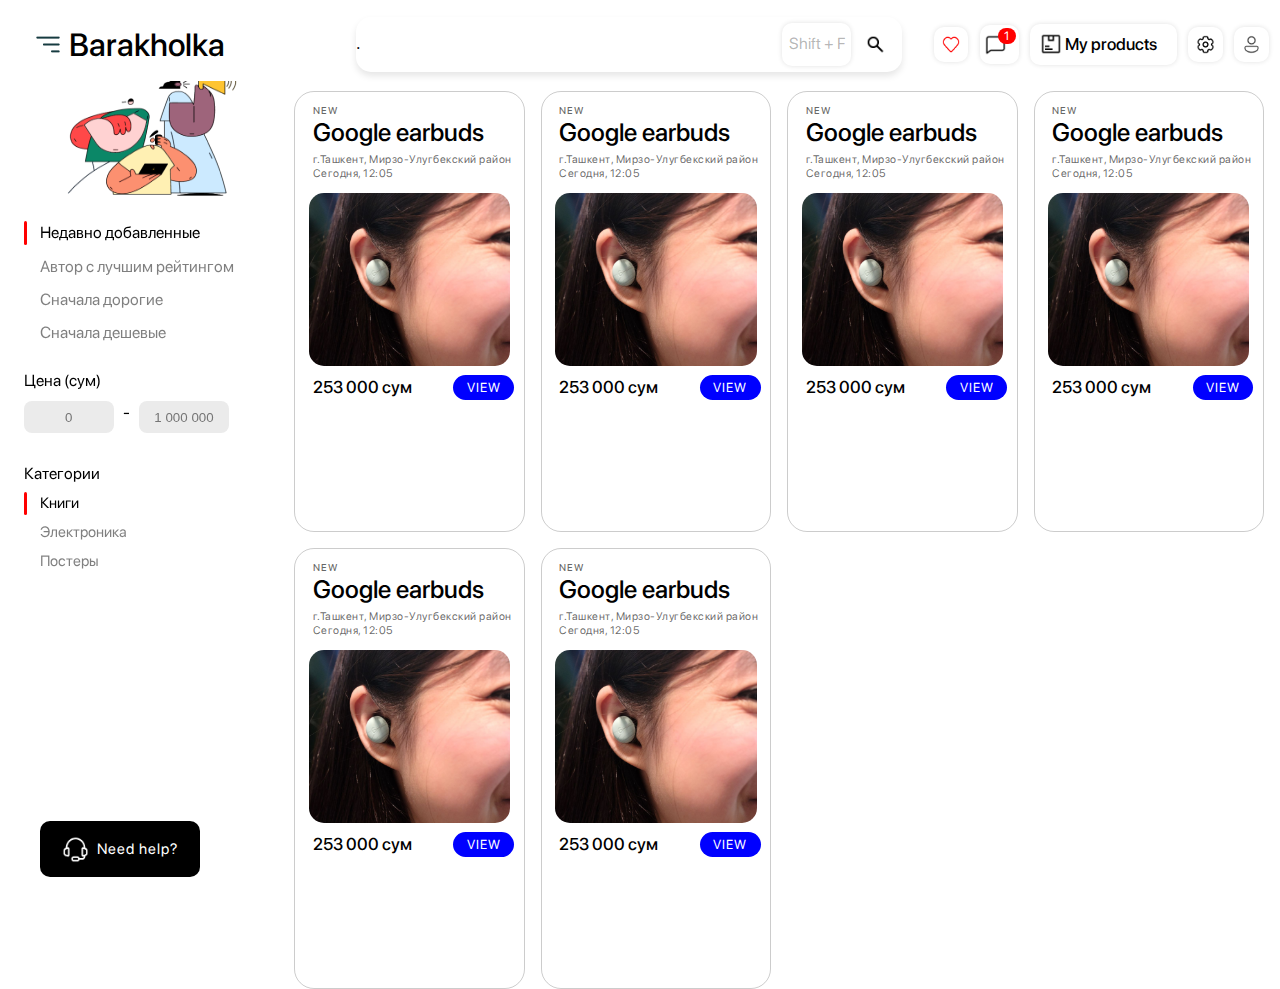
<file: barakholka/search.html>
<!DOCTYPE html>
<html lang="en">
<head>
    <meta charset="UTF-8">
    <meta name="viewport" content="width=device-width, initial-scale=1.0">
    <title>Barakholka</title>
    <link rel="stylesheet" type="text/css" href="search.css"/>
</head>
<body>
    <header class="header">
        <div class="title">
            <img class="logo" src="assets/logo_lines.png" alt="Logo" />
            Barakholka
        </div>
        <div class="search-container">
            <div class="search-box">
                <p class="search-input">.</p>
                <div class="search-hot-key">
                    <p>Shift + F</p>
                </div>
                <button class="search-submit-button" type="submit">
                    <img class="search-submit-icon" src="assets/search_icon.png" alt="Search" />
                </button>
            </div>
        </div>
        <div class="header-buttons">
            <div class="header-button">
                <img class="header-button-icon" src="assets/like_icon.png" alt="Liked" />
            </div>
            <div class="header-button">
                <img class="header-button-icon" src="assets/comment_icon.png" alt="Messages" />
                <div class="message-notification"><p class="message-notification-text">1</p></div>
            </div>
            <div class="header-button">
                <img class="header-button-icon" src="assets/product_icon.png" alt="Box" />
                <div class="header-text">My products</div>
            </div>
            <div class="header-button">
                <img class="header-button-icon" src="assets/settings-icon.png" alt="Settings" />
            </div>
            <div class="header-button">
                <img class="header-button-icon" src="assets/profile_icon.png" alt="Profile" />
            </div>
        </div>
    </header>
    <div class="container">
        <div class="sidebar">
            <div class="page_image">
                <img src="assets/page_image_1.png" alt="page_image" />
            </div>
            <form class="sorting-container">
                    <input checked id="recently_added_sorting_button" class="sorting-radio-button" type="radio" value="recently_added" name="sorting"/>
                    <div class="radio-button-label-container">
                        <div class="radio-button-indicator"></div>
                        <label class="radio-button-label" for="recently_added_sorting_button">
                            <p>Недавно добавленные</p>
                        </label>
                    </div>
                    <input id="high_rating_author_sorting_button" class="sorting-radio-button" type="radio" value="author_with_high_rating" name="sorting"/>
                    <div class="radio-button-label-container">
                        <div class="radio-button-indicator"></div>
                        <label class="radio-button-label" for="high_rating_author_sorting_button">
                            <p>Автор с лучшим рейтингом</p>
                        </label>
                    </div>
                    <input id="expensive_sorting_button" class="sorting-radio-button" type="radio" value="expensive" name="sorting"/>
                    <div class="radio-button-label-container">
                        <div class="radio-button-indicator"></div>
                        <label class="radio-button-label" for="expensive_sorting_button">
                            <p>Сначала дорогие</p>
                        </label>
                    </div>
                    <input id="cheap_sorting_button" class="sorting-radio-button" type="radio" value="cheap" name="sorting"/>
                    <div class="radio-button-label-container">
                        <div class="radio-button-indicator"></div>
                        <label class="radio-button-label" for="cheap_sorting_button">
                            <p>Сначала дешевые</p>
                        </label>
                    </div>
            </form>
            <form class="price-sorting">
                Цена (сум)
                <div class="price-sorting-container">
                    <input class="price-sorting-input" placeholder="0"/>
                    -
                    <input class="price-sorting-input" placeholder="1 000 000"/>
                </div>
            </form>
            <form class="sorting-container category-sorting-container">
                Категории
                <input checked id="books_sorting_button" class="sorting-radio-button" type="radio" value="books" name="categories"/>
                <div class="radio-button-label-container">
                    <div class="radio-button-indicator"></div>
                    <label class="radio-button-label category-label" for="books_sorting_button">
                        <p>Книги</p>
                    </label>
                </div>
                <input id="tech_sorting_button" class="sorting-radio-button" type="radio" value="tech" name="categories"/>
                <div class="radio-button-label-container">
                    <div class="radio-button-indicator"></div>
                    <label class="radio-button-label category-label" for="tech_sorting_button">
                        <p>Электроника</p>
                    </label>
                </div>
                <input id="poster_sorting_button" class="sorting-radio-button" type="radio" value="poster" name="categories"/>
                <div class="radio-button-label-container">
                    <div class="radio-button-indicator"></div>
                    <label class="radio-button-label category-label" for="poster_sorting_button">
                        <p>Постеры</p>
                    </label>
                </div>
            </form>
            <div class="power-buttons">
                <div class="power-button support-button">
                    <img class="support-button-icon" src="assets/support_icon.png" alt="support" />
                    <p class="support-button-text">Need help?</p>
                </div>
            </div>
        </div>
        <div class="main">
            <div class="recommendation-box">
                <div class="products-section">
                    <div class="product-box">
                        <p class="product-type">NEW</p>
                        <p class="product-name">Google earbuds</p>
                        <p class="product-address-date">г.Ташкент, Мирзо-Улугбекский район</p>
                        <p class="product-address-date">Сегодня, 12:05</p>
                        <img class="product-image" src="assets/product_image.png" alt="top_product" />
                        <div class="product-footer">
                            <p class="product-price">253 000 <span class="product-currency">сум</span></p>
                            <button class="product-view-button">VIEW</button>
                        </div>
                    </div>
                    <div class="product-box">
                        <p class="product-type">NEW</p>
                        <p class="product-name">Google earbuds</p>
                        <p class="product-address-date">г.Ташкент, Мирзо-Улугбекский район</p>
                        <p class="product-address-date">Сегодня, 12:05</p>
                        <img class="product-image" src="assets/product_image.png" alt="top_product" />
                        <div class="product-footer">
                            <p class="product-price">253 000 <span class="product-currency">сум</span></p>
                            <button class="product-view-button">VIEW</button>
                        </div>
                    </div>
                    <div class="product-box">
                        <p class="product-type">NEW</p>
                        <p class="product-name">Google earbuds</p>
                        <p class="product-address-date">г.Ташкент, Мирзо-Улугбекский район</p>
                        <p class="product-address-date">Сегодня, 12:05</p>
                        <img class="product-image" src="assets/product_image.png" alt="top_product" />
                        <div class="product-footer">
                            <p class="product-price">253 000 <span class="product-currency">сум</span></p>
                            <button class="product-view-button">VIEW</button>
                        </div>
                    </div>
                    <div class="product-box">
                        <p class="product-type">NEW</p>
                        <p class="product-name">Google earbuds</p>
                        <p class="product-address-date">г.Ташкент, Мирзо-Улугбекский район</p>
                        <p class="product-address-date">Сегодня, 12:05</p>
                        <img class="product-image" src="assets/product_image.png" alt="top_product" />
                        <div class="product-footer">
                            <p class="product-price">253 000 <span class="product-currency">сум</span></p>
                            <button class="product-view-button">VIEW</button>
                        </div>
                    </div>
                    <div class="product-box">
                        <p class="product-type">NEW</p>
                        <p class="product-name">Google earbuds</p>
                        <p class="product-address-date">г.Ташкент, Мирзо-Улугбекский район</p>
                        <p class="product-address-date">Сегодня, 12:05</p>
                        <img class="product-image" src="assets/product_image.png" alt="top_product" />
                        <div class="product-footer">
                            <p class="product-price">253 000 <span class="product-currency">сум</span></p>
                            <button class="product-view-button">VIEW</button>
                        </div>
                    </div>
                    <div class="product-box">
                        <p class="product-type">NEW</p>
                        <p class="product-name">Google earbuds</p>
                        <p class="product-address-date">г.Ташкент, Мирзо-Улугбекский район</p>
                        <p class="product-address-date">Сегодня, 12:05</p>
                        <img class="product-image" src="assets/product_image.png" alt="top_product" />
                        <div class="product-footer">
                            <p class="product-price">253 000 <span class="product-currency">сум</span></p>
                            <button class="product-view-button">VIEW</button>
                        </div>
                    </div>
                </div>
            </div>
        </div>
    </div>
</body>
</html>
</file>
<file: barakholka/edit_product.css>
/* Указываем box sizing */
*,
*::before,
*::after {
  box-sizing: border-box;
}

/* Убираем внутренние отступы */
ul[class],
ol[class] {
  padding: 0;
}

/* Убираем внешние отступы */
body,
h1,
h2,
h3,
h4,
p,
ul[class],
ol[class],
li,
figure,
figcaption,
blockquote,
dl,
dd {
  margin: 0;
  scrollbar-width: 1px;
  scrollbar-color: #ffffff #fff;
}

/* Выставляем основные настройки по-умолчанию для body */
body {
  min-height: 100vh;
  scroll-behavior: smooth;
  text-rendering: optimizeSpeed;
  line-height: 1.5;
}

/* Элементы a, у которых нет класса, сбрасываем до дефолтных стилей */
a:not([class]) {
  text-decoration-skip-ink: auto;
}

/* Упрощаем работу с изображениями */
img {
  max-width: 100%;
  display: block;
}

button {
    border-style: none;
    background-color: white;
}

input[type=file]::file-selector-button {
    border: none;
    background: #084cdf;
    padding: 10px 20px;
    border-radius: 10px;
    color: #fff;
    cursor: pointer;
    transition: background .2s ease-in-out;
}
  
input[type=file]::file-selector-button:hover {
    background: #0d45a5;
}

@font-face {
    font-family: 'SF-Medium';
    src: url(assets/SF-Pro-Display-Medium.otf);
}

@font-face {
    font-family: 'SF-Regular';
    src: url(assets/SF-Pro-Display-Regular.otf);
}

@font-face {
    font-family: 'SF-SemiBold';
    src: url(assets/SF-Pro-Display-Semibold.otf);
}

.header {
    position: fixed;
    width: 100%;
    height: 9vh;
    display: flex;
    align-items: center;
    z-index: 100;
    background-color: #fff;
    padding-top: 0.5rem;
}

.title {
    height: 100%;
    display: flex;
    align-items: center;
    padding: 0 2rem;
    font-size: 32px;
    font-family: 'SF-Medium';
}

.logo {
    margin-right: 0.3rem;
}

.search-container {
    margin: 0 2rem 0 8rem;
    height: 75%;
    width: 50%;
    border-radius: 15px;
    display: flex;
    align-items: center;
    box-shadow: 0px 4px 7px 0px #0000001a;
}

.search-box {
    height: 80%;
    width: 100%;
    display: flex;
    align-items: center;
    justify-content: center;
}

.search-input {
    width: 60%;
    margin-right: 9rem;
}

.search-hot-key {
    width: 15%;
    height: 100%;
    border-radius: 10px;
    display: flex;
    align-items: center;
    justify-content: center;
    margin: 0.5rem;
    color: rgba(0, 0, 0, 0.3);
    box-shadow: 0px 0px 5px 0px rgba(0, 0, 0, 0.12);
    font-size: 16px;
    font-family: 'SF-Regular';
}

.search-submit-button {
    height: 90%;
    border-radius: 10px;
    border-style: none;
    background-color: white;
}

.search-submit-icon {
    height: 1.3rem;
    width: auto;
    margin-right: 1rem;
}

.header-buttons {
    display: flex;
    align-items: center;
    justify-content: center;
    height: 60%;
    
}

.header-button {
    margin-right: 0.7rem;
    padding: 0.5rem;
    display: flex;
    align-items: center;
    justify-content: center;
    border-radius: 10px;
    box-shadow: 0px 0px 5px 0px rgba(0, 0, 0, 0.12);
}

.header-button-icon {
    margin: 0 0.1rem;
    width: 1.5rem;
}

.header-text {
    width: 8rem;
    font-size: 17px;
    font-family: 'SF-Medium';
}

.message-notification {
    display: flex;
    align-items: center;
    justify-content: center;
    color: white;
    height: 16px;
    padding: 0.4rem;
    border-radius: 10px;
    margin-left: -0.7rem;
    margin-top: -1.1rem;
    background-color: red;
}

.message-notification-text {
    font-size: 12px;
    font-family: 'SF-Regular';
}

.profile-icon {
    height: 20px;
}

/* ----------- Side bar ----------- */

.sidebar {
    position: fixed;
    display: flex;
    flex-direction: column;
    width: 20%;
    margin: 4rem 0rem 0rem 1.5rem;
}

/* ----------- Price ----------- */

.page_image {
    display: flex;
    justify-content: center;
    height: 15vh;
}

.second-layer-background {
    background-color: rgb(32, 99, 12);
    width: 95%;
    height: 90%;
    border-radius: 10px;
    font-size: 15px;
    font-family: 'SF-Regular';
    color: rgb(200,243,107);
    display: flex;
    flex-direction: column;
    align-items: center;
    justify-content: center;
}

/* ----------- Additional questions ----------- */


.additional-questions-section {
    margin-top: 1rem;
    display: flex;
    flex-direction: column;
    align-items: center;
    justify-content: center;
}

.additional-questions_container {
    width: 80%;
    font-size: 19px;
    font-family: 'SF-Medium';
    padding-left: 1.2rem;
    padding-right: 1.2rem;
    padding-top: 0.8rem;
    padding-bottom: 1.2rem;
    border-radius: 15px;
    border: 1px solid rgba(0, 0, 0, 0.3);
}

.question-container {
    margin-top: 0.7rem;
    font-size: 15px;
    font-family: 'SF-Regular';
    line-height: 19px;
}

.answers-container {
    display: flex;
    align-items: center;
    justify-content: center;
    gap: 0.7rem;
    margin-top: 0.2rem;
}

.question-radio-button {
    appearance: none;
}

.answer-button-indicator {
    content: "";
    width: 1rem;
    height: 1rem;
    margin-right: 0.8rem;
    border-radius: 5px;
    border: 1px solid rgba(0, 0, 0, 0.3);
    background-color: #fff;
}

.answer-button-label {
    display: flex;
    align-items: center;
    height: 2rem;
    font-size: 16px;
    font-family: 'SF-Regular';
    color: rgb(20, 20, 20);
    cursor: pointer;
}

.question-radio-button:checked + .answer-button-label .answer-button-indicator  {
    background-color: blue;
}


.choose-category-button {
    margin-top: 1rem;
    width: 80%;
    height: 3rem;
    border-radius: 10px;
    color: #fff;
    font-size: 14px;
    font-family: 'SF-Regular';
    letter-spacing: 0.5px;
    background-color: blue;
    cursor: pointer;
}

/* ----------- Power buttons ----------- */

.power-buttons {
    z-index: 3;
    position: fixed;
    bottom: 1.5vh;
    width: 21vw;
    padding: 0 5rem 0 1rem;
}

.power-button {
    margin-bottom: 0.6rem;
    border-radius: 10px;
    height: 3rem;
    cursor: pointer;
}

.price-input {
    cursor:default ;
    display: flex;
    flex-direction: column;
    height: 5rem;
    color: #fff;
    width: 100%;
    background-color: #135200;
    font-size: 18px;
    font-family: 'SF-Regular';
    color: #C8F36B;
    padding: 0.5rem 1.5rem;
}

.product-price-input {
    height: 50%;
    background-color: #145501;
    outline: none;
    border:none;
    background-image:none;
    background-color:transparent;
    -webkit-box-shadow: none;
    -moz-box-shadow: none;
    box-shadow: none; 
    color: #fff;
    font-size: 17px;
}

.product-price-input:focus + .line {
    background-color: rgb(255, 255, 255);
}

.line {
    content: "";
    height: 2px;
    width: 100%;
    background-color: rgb(6, 24, 1);
    margin-top: -0.2rem;
    margin-bottom: 0.2rem;
    border-radius: 20px;
}

.support-button {
    display: flex;
    flex-direction: row;
    align-items: center;
    justify-content: center;
    background-color: black;
    padding: 0.9rem;
    width: 100%;
}

.power-button-text {
    margin-left: 0.5rem;
    display: flex;
    align-items: center;
    justify-content: start;

    font-family: 'SF-Regular';
    font-size: 14px;
    color: #fff;
    letter-spacing: 1px;
}

.update-product {
    background-color: blue;
}

.support-button-icon {
    width: 1.5rem;
}

/* ------------ Main section ------------- */
.main {
    padding-top: 5rem;
    margin-left: 23vw;
    z-index: 5;
    font-family: 'SF-SemiBold';
    font-size: 28px;
}



.product-description-name {
    width: 30%;
}

.product-name-input {
    height: 50%;
    background-color: #145501;
    outline: none;
    border: none;
    background-image:none;
    background-color:transparent;
    -webkit-box-shadow: none;
    -moz-box-shadow: none;
    box-shadow: none; 
    font-size: 25px;
    margin-left: 0.2rem;
    margin-bottom: 0.4rem;
}

.product-name-input:focus + .line {
    background-color: rgb(30, 61, 233);
}

.images-container {
    margin: 1rem 0;
}

.image-container {
    position: relative;
    display: flex;
    gap: 10px;
    font-size: 20px;
    color: #a1a1a1;
    flex-direction: column;
    justify-content: center;
    align-items: center;
    height: 20rem;
    width: 30rem;
    padding: 20px;
    border-radius: 10px;
    border: 3px dashed #c0c0c0;
    cursor: pointer;
    transition: background .2s ease-in-out, border .2s ease-in-out;
}

.images-container:hover .product-drop-title {
    color: #222;
}

.product-drop-title {
    color: #a1a1a1;
    font-size: 20px;
    text-align: center;
    transition: color .2s ease-in-out;
}

.product-image-input {
    height: 50%;
    background-color: #145501;
    outline: none;
    border: none;
    background-image:none;
    background-color:transparent;
    -webkit-box-shadow: none;
    -moz-box-shadow: none;
    box-shadow: none; 
}

.product-specifics-container {
    display: flex;
    flex-direction: column;
}

.product-specifics-section {
    display: flex;
    width: 100%;
    gap: 4rem;
}

.product-description-section {
    width: 100%;
}

.section-title-container {
    display: flex;
    align-items: center;
    font-size: 25px;
    margin-bottom: 0.5rem;
}

.section-icon {
    width: 1.9rem;
    height: 1.9rem;
    margin-left: 0.4rem;
}

.product-description-text {
    font-family: 'SF-Regular';
    font-size: 16px;
}

.about-section-container {
    display: flex;
    margin-bottom: 2rem;
    gap: 1rem;
}

.spec {
    display: flex;
    font-family: 'SF-Regular';
    font-size: 16px;
    gap: 0.5rem;
    align-items: start;
    border: 2px solid rgba(0, 0, 0, 0.2);
    border-radius: 15px;
    padding: 0.9rem 1rem 0 1rem;
}

.spec-name {
    color: rgba(0, 0, 0, 0.5);
}

.product-price-input {
    color: rgba(0, 0, 0, 1);
    height: 2rem;
    width: 20rem;
    font-size: 20px;
    padding-bottom: 1rem;
}

.spec-input {
    font-size: 15px;
}

.product-spec-input:focus + .line {
    background-color: #084cdf;
}

.spec-button {
    width: 14rem;
    display: flex;
    align-items: center;
    justify-content: center;
    padding-bottom: 1rem;
    cursor: pointer;
}

.product-description-input {
    width: 100%;
    height: 100%;
    padding: 0.5rem;
    font-family: 'SF-Regular';
    font-size: 14px;
    letter-spacing: 0.9px;
}
</file>
<file: barakholka/edit_product_category.css>
/* Указываем box sizing */
*,
*::before,
*::after {
  box-sizing: border-box;
}

/* Убираем внутренние отступы */
ul[class],
ol[class] {
  padding: 0;
}

/* Убираем внешние отступы */
body,
h1,
h2,
h3,
h4,
p,
ul[class],
ol[class],
li,
figure,
figcaption,
blockquote,
dl,
dd {
  margin: 0;
  scrollbar-width: 1px;
  scrollbar-color: #ffffff #fff;
}

/* Выставляем основные настройки по-умолчанию для body */
body {
  min-height: 100vh;
  scroll-behavior: smooth;
  text-rendering: optimizeSpeed;
  line-height: 1.5;
}

/* Элементы a, у которых нет класса, сбрасываем до дефолтных стилей */
a:not([class]) {
  text-decoration-skip-ink: auto;
}

/* Упрощаем работу с изображениями */
img {
  max-width: 100%;
  display: block;
}

button {
    border-style: none;
    background-color: white;
}

input[type=file]::file-selector-button {
    border: none;
    background: #084cdf;
    padding: 10px 20px;
    border-radius: 10px;
    color: #fff;
    cursor: pointer;
    transition: background .2s ease-in-out;
}
  
input[type=file]::file-selector-button:hover {
    background: #0d45a5;
}

@font-face {
    font-family: 'SF-Medium';
    src: url(assets/SF-Pro-Display-Medium.otf);
}

@font-face {
    font-family: 'SF-Regular';
    src: url(assets/SF-Pro-Display-Regular.otf);
}

@font-face {
    font-family: 'SF-SemiBold';
    src: url(assets/SF-Pro-Display-Semibold.otf);
}

.header {
    position: fixed;
    width: 100%;
    height: 9vh;
    display: flex;
    align-items: center;
    z-index: 30;
    background-color: #fff;
    padding-top: 0.5rem;
}

.title {
    height: 100%;
    display: flex;
    align-items: center;
    padding: 0 2rem;
    font-size: 32px;
    font-family: 'SF-Medium';
}

.logo {
    margin-right: 0.3rem;
}

.search-container {
    margin: 0 2rem 0 8rem;
    height: 75%;
    width: 50%;
    border-radius: 15px;
    display: flex;
    align-items: center;
    box-shadow: 0px 4px 7px 0px #0000001a;
}

.search-box {
    height: 80%;
    width: 100%;
    display: flex;
    align-items: center;
    justify-content: center;
}

.search-input {
    width: 60%;
    margin-right: 9rem;
}

.search-hot-key {
    width: 15%;
    height: 100%;
    border-radius: 10px;
    display: flex;
    align-items: center;
    justify-content: center;
    margin: 0.5rem;
    color: rgba(0, 0, 0, 0.3);
    box-shadow: 0px 0px 5px 0px rgba(0, 0, 0, 0.12);
    font-size: 16px;
    font-family: 'SF-Regular';
}

.search-submit-button {
    height: 90%;
    border-radius: 10px;
    border-style: none;
    background-color: white;
}

.search-submit-icon {
    height: 1.3rem;
    width: auto;
    margin-right: 1rem;
}

.header-buttons {
    display: flex;
    align-items: center;
    justify-content: center;
    height: 60%;
    
}

.header-button {
    margin-right: 0.7rem;
    padding: 0.5rem;
    display: flex;
    align-items: center;
    justify-content: center;
    border-radius: 10px;
    box-shadow: 0px 0px 5px 0px rgba(0, 0, 0, 0.12);
}

.header-button-icon {
    margin: 0 0.1rem;
    width: 1.5rem;
}

.header-text {
    width: 8rem;
    font-size: 17px;
    font-family: 'SF-Medium';
}

.message-notification {
    display: flex;
    align-items: center;
    justify-content: center;
    color: white;
    height: 16px;
    padding: 0.4rem;
    border-radius: 10px;
    margin-left: -0.7rem;
    margin-top: -1.1rem;
    background-color: red;
}

.message-notification-text {
    font-size: 12px;
    font-family: 'SF-Regular';
}

.profile-icon {
    height: 20px;
}

/* ----------- Side bar ----------- */

.sidebar {
    position: fixed;
    display: flex;
    flex-direction: column;
    width: 20%;
    margin: 4rem 0rem 0rem 1.5rem;
}

/* ----------- Price ----------- */

.page_image {
    display: flex;
    justify-content: center;
    height: 15vh;
}

.second-layer-background {
    background-color: rgb(32, 99, 12);
    width: 95%;
    height: 90%;
    border-radius: 10px;
    font-size: 15px;
    font-family: 'SF-Regular';
    color: rgb(200,243,107);
    display: flex;
    flex-direction: column;
    align-items: center;
    justify-content: center;
}

/* ----------- Additional questions ----------- */


.additional-questions-section {
    margin-top: 1rem;
    display: flex;
    flex-direction: column;
    align-items: center;
    justify-content: center;
}

.additional-questions_container {
    width: 80%;
    font-size: 19px;
    font-family: 'SF-Medium';
    padding-left: 1.2rem;
    padding-right: 1.2rem;
    padding-top: 0.8rem;
    padding-bottom: 1.2rem;
    border-radius: 15px;
    border: 1px solid rgba(0, 0, 0, 0.3);
}

.question-container {
    margin-top: 0.7rem;
    font-size: 15px;
    font-family: 'SF-Regular';
    line-height: 19px;
}

.answers-container {
    display: flex;
    align-items: center;
    justify-content: center;
    gap: 0.7rem;
    margin-top: 0.2rem;
}

.question-radio-button {
    appearance: none;
}

.answer-button-indicator {
    content: "";
    width: 1rem;
    height: 1rem;
    margin-right: 0.8rem;
    border-radius: 5px;
    border: 1px solid rgba(0, 0, 0, 0.3);
    background-color: #fff;
}

.answer-button-label {
    display: flex;
    align-items: center;
    height: 2rem;
    font-size: 16px;
    font-family: 'SF-Regular';
    color: rgb(20, 20, 20);
    cursor: pointer;
}

.question-radio-button:checked + .answer-button-label .answer-button-indicator  {
    background-color: blue;
}


.choose-category-button {
    margin-top: 1rem;
    width: 80%;
    height: 3rem;
    border-radius: 10px;
    color: #fff;
    font-size: 14px;
    font-family: 'SF-Regular';
    letter-spacing: 0.5px;
    background-color: blue;
    cursor: pointer;
}

/* ----------- Power buttons ----------- */

.power-buttons {
    z-index: 3;
    position: fixed;
    bottom: 1.5vh;
    width: 21vw;
    padding: 0 5rem 0 1rem;
}

.power-button {
    margin-bottom: 0.6rem;
    border-radius: 10px;
    height: 3rem;
    cursor: pointer;
}

.price-input {
    cursor:default ;
    display: flex;
    flex-direction: column;
    height: 5rem;
    color: #fff;
    width: 100%;
    background-color: #135200;
    font-size: 18px;
    font-family: 'SF-Regular';
    color: #C8F36B;
    padding: 0.5rem 1.5rem;
}

.product-price-input {
    height: 50%;
    background-color: #145501;
    outline: none;
    border:none;
    background-image:none;
    background-color:transparent;
    -webkit-box-shadow: none;
    -moz-box-shadow: none;
    box-shadow: none; 
    color: #fff;
    font-size: 17px;
}

.product-price-input:focus + .line {
    background-color: rgb(255, 255, 255);
}

.line {
    content: "";
    height: 2px;
    width: 100%;
    background-color: rgb(6, 24, 1);
    margin-top: -0.2rem;
    margin-bottom: 0.2rem;
    border-radius: 20px;
}

.support-button {
    display: flex;
    flex-direction: row;
    align-items: center;
    justify-content: center;
    background-color: black;
    padding: 0.9rem;
    width: 100%;
}

.power-button-text {
    margin-left: 0.5rem;
    display: flex;
    align-items: center;
    justify-content: start;

    font-family: 'SF-Regular';
    font-size: 14px;
    color: #fff;
    letter-spacing: 1px;
}

.update-product {
    background-color: blue;
}

.support-button-icon {
    width: 1.5rem;
}

/* ------------ Main section ------------- */
.main {
    padding-top: 5rem;
    margin-left: 23vw;
    z-index: 5;
    font-family: 'SF-SemiBold';
    font-size: 28px;
}



.product-description-name {
    width: 30%;
}

.product-name-input {
    height: 50%;
    background-color: #145501;
    outline: none;
    border: none;
    background-image:none;
    background-color:transparent;
    -webkit-box-shadow: none;
    -moz-box-shadow: none;
    box-shadow: none; 
    font-size: 25px;
    margin-left: 0.2rem;
    margin-bottom: 0.4rem;
}

.product-name-input:focus + .line {
    background-color: rgb(30, 61, 233);
}

.images-container {
    margin: 1rem 0;
}

.image-container {
    position: relative;
    display: flex;
    gap: 10px;
    font-size: 20px;
    color: #a1a1a1;
    flex-direction: column;
    justify-content: center;
    align-items: center;
    height: 20rem;
    width: 30rem;
    padding: 20px;
    border-radius: 10px;
    border: 3px dashed #c0c0c0;
    cursor: pointer;
    transition: background .2s ease-in-out, border .2s ease-in-out;
}

.images-container:hover .product-drop-title {
    color: #222;
}

.product-drop-title {
    color: #a1a1a1;
    font-size: 20px;
    text-align: center;
    transition: color .2s ease-in-out;
}

.product-image-input {
    height: 50%;
    background-color: #145501;
    outline: none;
    border: none;
    background-image:none;
    background-color:transparent;
    -webkit-box-shadow: none;
    -moz-box-shadow: none;
    box-shadow: none; 
}

.product-specifics-container {
    display: flex;
    flex-direction: column;
}

.product-specifics-section {
    display: flex;
    width: 100%;
    gap: 4rem;
}

.product-description-section {
    width: 100%;
}

.section-title-container {
    display: flex;
    align-items: center;
    font-size: 25px;
    margin-bottom: 0.5rem;
}

.section-icon {
    width: 1.9rem;
    height: 1.9rem;
    margin-left: 0.4rem;
}

.product-description-text {
    font-family: 'SF-Regular';
    font-size: 16px;
}

.about-section-container {
    display: flex;
    margin-bottom: 2rem;
    gap: 1rem;
}

.spec {
    display: flex;
    font-family: 'SF-Regular';
    font-size: 16px;
    gap: 0.5rem;
    align-items: start;
    border: 2px solid rgba(0, 0, 0, 0.2);
    border-radius: 15px;
    padding: 0.9rem 1rem 0 1rem;
}

.spec-name {
    color: rgba(0, 0, 0, 0.5);
}

.product-price-input {
    color: rgba(0, 0, 0, 1);
    height: 2rem;
    width: 20rem;
    font-size: 20px;
    padding-bottom: 1rem;
}

.spec-input {
    font-size: 15px;
}

.product-spec-input:focus + .line {
    background-color: #084cdf;
}

.spec-button {
    width: 14rem;
    display: flex;
    align-items: center;
    justify-content: center;
    padding-bottom: 1rem;
    cursor: pointer;
}

.product-description-input {
    width: 100%;
    height: 100%;
    padding: 0.5rem;
    font-family: 'SF-Regular';
    font-size: 14px;
    letter-spacing: 0.9px;
}




.reviews-overlay {
    z-index: 60;
    position: fixed;
    height: 100%;
    width: 100%;
    background-color: rgba(0, 0, 0, 0.2);
    display: flex;
    align-items: center;
    justify-content: center;
}

.reviews-panel {
    position: relative;
    background-color: #fff;
    width: 50%;
    height: 70%;
    border-radius: 20px;
    padding: 0.5rem 1rem;
}

.reviews-header {
    position: static;
    height: 10%;
    width: 98%;
    display: flex;
    justify-content: space-between;
    margin: 0 1rem;
    margin-bottom: 0.5rem;
}

.reviews-seller {
    display: flex;
    align-items: center;
    font-family: 'SF-Medium';
    font-size: 22px;
}

.number-of-reviews {
    margin-left: 0.4rem;
    font-family: 'SF-Medium';
    font-size: 14px;
}

.reviews-close {
    display: flex;
    align-items: center;
    gap: 0.8rem;
}

.review-panel-image {
    height: 100%;
}

.close-button {
    display: flex;
    align-items: center;
    justify-content: center;
    width: 2.7rem;
    height: 2.7rem;
    border-radius: 25px;
    background-color: rgb(236, 235, 235);
    cursor: pointer;
}

.close-button-icon {
    width: 65%;
}

.review-container {
    display: flex;
    max-height: 27rem;
    position:static;
    flex-wrap: wrap; 
    overflow: auto;
    gap: 0.5rem;
    justify-content: center;
}

.review {
    border: 1px solid rgba(0, 0, 0, 0.2);
    border-radius: 15px;
    display: flex;
    margin-bottom: 0.5rem;
    padding: 0.5rem 0.6rem;
    width: 30%;
    height: 5.5rem;
    align-items: center;
    cursor: pointer;
}

.choose-category-title {
    height: 100%;
    margin-left: 0.5rem;
    line-height: 21px;
    font-family: 'SF-Medium';
    font-size: 17px;
}

.choose-category-image {
    height: 5rem;
}

.popup-line {
    content: "";
    height: 1.5px;
    width: 100%;
    background-color: rgb(6, 24, 1, 0.2);
    margin-top: -0.2rem;
    margin-bottom: 1rem;
    border-radius: 20px;
}
</file>
<file: barakholka/product.css>
/* Указываем box sizing */
*,
*::before,
*::after {
  box-sizing: border-box;
}

/* Убираем внутренние отступы */
ul[class],
ol[class] {
  padding: 0;
}

/* Убираем внешние отступы */
body,
h1,
h2,
h3,
h4,
p,
ul[class],
ol[class],
li,
figure,
figcaption,
blockquote,
dl,
dd {
  margin: 0;
  scrollbar-width: 1px;
  scrollbar-color: #ffffff #fff;
}

/* Выставляем основные настройки по-умолчанию для body */
body {
  min-height: 100vh;
  scroll-behavior: smooth;
  text-rendering: optimizeSpeed;
  line-height: 1.5;
}

/* Элементы a, у которых нет класса, сбрасываем до дефолтных стилей */
a:not([class]) {
  text-decoration-skip-ink: auto;
}

/* Упрощаем работу с изображениями */
img {
  max-width: 100%;
  display: block;
}

button {
    border-style: none;
    background-color: white;
}

@font-face {
    font-family: 'SF-Medium';
    src: url(assets/SF-Pro-Display-Medium.otf);
}

@font-face {
    font-family: 'SF-Regular';
    src: url(assets/SF-Pro-Display-Regular.otf);
}

@font-face {
    font-family: 'SF-SemiBold';
    src: url(assets/SF-Pro-Display-Semibold.otf);
}

.header {
    position: fixed;
    width: 100%;
    height: 9vh;
    display: flex;
    align-items: center;
    z-index: 100;
    background-color: #fff;
    padding-top: 0.5rem;
}

.title {
    height: 100%;
    display: flex;
    align-items: center;
    padding: 0 2rem;
    font-size: 32px;
    font-family: 'SF-Medium';
}

.logo {
    margin-right: 0.3rem;
}

.search-container {
    margin: 0 2rem 0 8rem;
    height: 75%;
    width: 50%;
    border-radius: 15px;
    display: flex;
    align-items: center;
    box-shadow: 0px 4px 7px 0px #0000001a;
}

.search-box {
    height: 80%;
    width: 100%;
    display: flex;
    align-items: center;
    justify-content: center;
}

.search-input {
    width: 60%;
    margin-right: 9rem;
}

.search-hot-key {
    width: 15%;
    height: 100%;
    border-radius: 10px;
    display: flex;
    align-items: center;
    justify-content: center;
    margin: 0.5rem;
    color: rgba(0, 0, 0, 0.3);
    box-shadow: 0px 0px 5px 0px rgba(0, 0, 0, 0.12);
    font-size: 16px;
    font-family: 'SF-Regular';
}

.search-submit-button {
    height: 90%;
    border-radius: 10px;
    border-style: none;
    background-color: white;
}

.search-submit-icon {
    height: 1.3rem;
    width: auto;
    margin-right: 1rem;
}

.header-buttons {
    display: flex;
    align-items: center;
    justify-content: center;
    height: 60%;
    
}

.header-button {
    margin-right: 0.7rem;
    padding: 0.5rem;
    display: flex;
    align-items: center;
    justify-content: center;
    border-radius: 10px;
    box-shadow: 0px 0px 5px 0px rgba(0, 0, 0, 0.12);
}

.header-button-icon {
    margin: 0 0.1rem;
    width: 1.5rem;
}

.header-text {
    width: 8rem;
    font-size: 17px;
    font-family: 'SF-Medium';
}

.message-notification {
    display: flex;
    align-items: center;
    justify-content: center;
    color: white;
    height: 16px;
    padding: 0.4rem;
    border-radius: 10px;
    margin-left: -0.7rem;
    margin-top: -1.1rem;
    background-color: red;
}

.message-notification-text {
    font-size: 12px;
    font-family: 'SF-Regular';
}

.profile-icon {
    height: 20px;
}

/* ----------- Side bar ----------- */

.sidebar {
    position: fixed;
    display: flex;
    flex-direction: column;
    width: 20%;
    margin: 4rem 0rem 0rem 1.5rem;
}

/* ----------- Price ----------- */

.page_image {
    display: flex;
    justify-content: center;
    height: 15vh;
}


.first-layer-background {
    margin-top: 1rem;
    background-color: rgba(52, 146, 24, 0.6);
    width: 80%;
    border-radius: 10px;
    display: flex;
    align-items: center;
    justify-content: center;
}

.second-layer-background {
    background-color: rgb(32, 99, 12);
    width: 95%;
    height: 90%;
    border-radius: 10px;
    font-size: 15px;
    font-family: 'SF-Regular';
    color: rgb(200,243,107);
    display: flex;
    flex-direction: column;
    align-items: center;
    justify-content: center;
}

.product-description-price {
    margin-top: -0.3rem;
    font-size: 30px;
    font-family: 'SF-Medium';
    color: #fff;
}


/* ----------- Power buttons ----------- */

.power-buttons {
    z-index: 3;
    position: fixed;
    bottom: 1.5vh;
    width: 21vw;
    padding: 0 5rem 0 1rem;
}

.power-button {
    margin-bottom: 0.6rem;
    border-radius: 10px;
    height: 3rem;
}


.seller-button {
    display: flex;
    align-items: center;
    gap: 0.5rem;
}

.profile-picture {
    background-color: rgb(224, 224, 224);
    width: 3rem;
    height: 3rem;
    border-radius: 25px;
    display: flex;
    align-items: center;
    justify-content: center;
}

.product-description-seller-name {
    width: 5rem;
    font-family: 'SF-Medium';
    font-size: 16px;
    line-height: 20px;
}

.seller-rating-container {
    background-color: rgb(33, 105, 15);
    width: 3rem;
    height: 2rem;
    border-radius: 5px 5px 15px 5px;
    display: flex;
    align-items: center;
    justify-content: center;
}

.seller-rating {
    color: rgb(224, 247, 175);
    font-family: 'SF-Regular';
    font-size: 15px;
}


.support-button {
    display: flex;
    flex-direction: row;
    justify-content: center;
    background-color: black;
    padding: 0.9rem;
}

.power-button-text {
    margin-left: 0.5rem;
    display: flex;
    align-items: center;
    justify-content: start;

    font-family: 'SF-Regular';
    font-size: 14px;
    color: #fff;
    letter-spacing: 1px;
}

.message-seller {
    background-color: #005CF5;
}

.call-seller {
    background-color: #99FF33;
}

.call-seller p {
    font-family: 'SF-Medium';
    font-size: 16px;
    color: black;
}

.review-seller {
    background-color: #FDCD23;
}

.review-seller p {
    font-family: 'SF-Medium';
    font-size: 16px;
    color: black;
}

/* ------------ Main section ------------- */
.main {
    padding-top: 5rem;
    margin-left: 23vw;
    z-index: 5;
    font-family: 'SF-SemiBold';
    font-size: 28px;
}

.product-description-name {
    display: flex;
    align-items: center;
    font-size: 34px;
}

.like-product-button {
    margin-left: 0.8rem;
}

.product-publishing-date {
    margin-top: -0.2rem;
    font-family: 'SF-Medium';
    font-size: 16px;
    color: rgba(0, 0, 0, 0.5);
}

.images-container {
    display: flex;
    flex-wrap: nowrap; 
    overflow: auto;
    margin-top: 1rem;
    gap: 0.5rem;
}

.product-description-image {
    flex: 0 0 auto;
    border-radius: 15px;
    width: 30rem;
}

.product-specifics-container {
    display: flex;
    gap: 5rem;
}

.product-specifics-section {
    width: 50%;
}

.product-description-section {
    width: 100%;
}

.section-title-container {
    display: flex;
    align-items: center;
    font-size: 25px;
    margin-bottom: 0.5rem;
}

.section-icon {
    width: 1.9rem;
    height: 1.9rem;
    margin-left: 0.4rem;
}

.product-description-text {
    font-family: 'SF-Regular';
    font-size: 16px;
}

.about-section-container {
    display: flex;
    flex-direction: column;
    margin-bottom: 2rem;
}

.spec {
    display: flex;
    font-family: 'SF-Regular';
    font-size: 16px;
    gap: 0.5rem;
}

.spec-name {
    color: rgba(0, 0, 0, 0.5);
}

.spec-value {
    color: rgba(0, 0, 0, 1);
}

.map-section-container {
    width: 90%;
    margin-top: 0.5rem;
}


/* ------------ Similar products section ------------- */

.similar-products-section {
    margin-top: 2rem;
    margin-bottom: 1rem;
}

.products-section {
    display: flex;
    gap: 1rem;
    flex-wrap: wrap;
    margin-top: 0.7rem;
    margin-bottom: 2rem;
}

.product-box {
    height: 49vh;
    width: 18vw;
    border: 1px solid rgba(0, 0, 0, 0.2);
    border-radius: 20px;
    padding: 0.7rem 0.6rem 0 1.1rem;
}

.product-type {
    font-family: 'SF-Medium';
    font-size: 10px;
    color: rgba(0, 0, 0, 0.6);
    letter-spacing: 1px;
}

.product-name {
    font-family: 'SF-Medium';
    font-size: 25px;
    margin-top: -0.25rem;
    margin-bottom: 0.08rem;
}

.product-address-date {
    font-family: 'SF-Regular';
    font-size: 11px;
    margin-top: -0.1rem;
    color: rgba(0, 0, 0, 0.6);
    letter-spacing: 0.5px;
}

.product-image {
    margin-top: 0.6rem;
    margin-left: -0.25rem;
    border-radius: 15px;
    width: 23rem;
}

.product-footer {
    margin-top: 0.55rem;
    display: flex;
    justify-content: space-between;
}

.product-price {
    font-family: 'SF-Medium';
    font-size: 17px;
}

.product-view-button {
    border-radius: 15px;
    width: 3.8rem;
    background-color: blue;
    color: #fff;
    font-family: 'SF-Regular';
    font-size: 13px;
    letter-spacing: 1px;
    cursor: pointer;
}
</file>
<file: barakholka/product_reviews.css>
/* Указываем box sizing */
*,
*::before,
*::after {
  box-sizing: border-box;
}

/* Убираем внутренние отступы */
ul[class],
ol[class] {
  padding: 0;
  border-color: #fff;
}

/* Убираем внешние отступы */
body,
h1,
h2,
h3,
h4,
p,
ul[class],
ol[class],
li,
figure,
figcaption,
blockquote,
dl,
dd {
  margin: 0;
  scrollbar-width: 1px;
  scrollbar-color: #ffffff #fff;
}

/* Выставляем основные настройки по-умолчанию для body */
body {
  min-height: 100vh;
  scroll-behavior: smooth;
  text-rendering: optimizeSpeed;
  line-height: 1.5;
}

/* Элементы a, у которых нет класса, сбрасываем до дефолтных стилей */
a:not([class]) {
  text-decoration-skip-ink: auto;
}

/* Упрощаем работу с изображениями */
img {
  max-width: 100%;
  display: block;
}

button {
    border-style: none;
    background-color: white;
}

@font-face {
    font-family: 'SF-Medium';
    src: url(assets/SF-Pro-Display-Medium.otf);
}

@font-face {
    font-family: 'SF-Regular';
    src: url(assets/SF-Pro-Display-Regular.otf);
}

@font-face {
    font-family: 'SF-SemiBold';
    src: url(assets/SF-Pro-Display-Semibold.otf);
}

.header {
    position: fixed;
    width: 100%;
    height: 9vh;
    display: flex;
    align-items: center;
    z-index: 50;
    background-color: #fff;
    padding-top: 0.5rem;
}

.title {
    height: 100%;
    display: flex;
    align-items: center;
    padding: 0 2rem;
    font-size: 32px;
    font-family: 'SF-Medium';
}

.logo {
    margin-right: 0.3rem;
}

.search-container {
    margin: 0 2rem 0 8rem;
    height: 75%;
    width: 50%;
    border-radius: 15px;
    display: flex;
    align-items: center;
    box-shadow: 0px 4px 7px 0px #0000001a;
}

.search-box {
    height: 80%;
    width: 100%;
    display: flex;
    align-items: center;
    justify-content: center;
}

.search-input {
    width: 60%;
    margin-right: 9rem;
}

.search-hot-key {
    width: 15%;
    height: 100%;
    border-radius: 10px;
    display: flex;
    align-items: center;
    justify-content: center;
    margin: 0.5rem;
    color: rgba(0, 0, 0, 0.3);
    box-shadow: 0px 0px 5px 0px rgba(0, 0, 0, 0.12);
    font-size: 16px;
    font-family: 'SF-Regular';
}

.search-submit-button {
    height: 90%;
    border-radius: 10px;
    border-style: none;
    background-color: white;
}

.search-submit-icon {
    height: 1.3rem;
    width: auto;
    margin-right: 1rem;
}

.header-buttons {
    display: flex;
    align-items: center;
    justify-content: center;
    height: 60%;
    
}

.header-button {
    margin-right: 0.7rem;
    padding: 0.5rem;
    display: flex;
    align-items: center;
    justify-content: center;
    border-radius: 10px;
    box-shadow: 0px 0px 5px 0px rgba(0, 0, 0, 0.12);
}

.header-button-icon {
    margin: 0 0.1rem;
    width: 1.5rem;
}

.header-text {
    width: 8rem;
    font-size: 17px;
    font-family: 'SF-Medium';
}

.message-notification {
    display: flex;
    align-items: center;
    justify-content: center;
    color: white;
    height: 16px;
    padding: 0.4rem;
    border-radius: 10px;
    margin-left: -0.7rem;
    margin-top: -1.1rem;
    background-color: red;
}

.message-notification-text {
    font-size: 12px;
    font-family: 'SF-Regular';
}

.profile-icon {
    height: 20px;
}

/* ----------- Side bar ----------- */

.sidebar {
    position: fixed;
    display: flex;
    flex-direction: column;
    width: 20%;
    margin: 4rem 0rem 0rem 1.5rem;
}

/* ----------- Price ----------- */

.page_image {
    display: flex;
    justify-content: center;
    height: 15vh;
}


.first-layer-background {
    margin-top: 1rem;
    background-color: rgba(52, 146, 24, 0.6);
    width: 80%;
    border-radius: 10px;
    display: flex;
    align-items: center;
    justify-content: center;
}

.second-layer-background {
    background-color: rgb(32, 99, 12);
    width: 95%;
    height: 90%;
    border-radius: 10px;
    font-size: 15px;
    font-family: 'SF-Regular';
    color: rgb(200,243,107);
    display: flex;
    flex-direction: column;
    align-items: center;
    justify-content: center;
}

.product-description-price {
    margin-top: -0.3rem;
    font-size: 30px;
    font-family: 'SF-Medium';
    color: #fff;
}


/* ----------- Power buttons ----------- */

.power-buttons {
    z-index: 3;
    position: fixed;
    bottom: 1.5vh;
    width: 21vw;
    padding: 0 5rem 0 1rem;
}

.power-button {
    margin-bottom: 0.6rem;
    border-radius: 10px;
    height: 3rem;
}


.seller-button {
    display: flex;
    align-items: center;
    gap: 0.5rem;
}

.profile-picture {
    background-color: rgb(224, 224, 224);
    width: 3rem;
    height: 3rem;
    border-radius: 25px;
    display: flex;
    align-items: center;
    justify-content: center;
}

.product-description-seller-name {
    width: 5rem;
    font-family: 'SF-Medium';
    font-size: 16px;
    line-height: 20px;
}

.seller-rating-container {
    background-color: rgb(33, 105, 15);
    width: 3rem;
    height: 2rem;
    border-radius: 5px 5px 15px 5px;
    display: flex;
    align-items: center;
    justify-content: center;
}

.seller-rating {
    color: rgb(224, 247, 175);
    font-family: 'SF-Regular';
    font-size: 15px;
}


.support-button {
    display: flex;
    flex-direction: row;
    justify-content: center;
    background-color: black;
    padding: 0.9rem;
}

.power-button-text {
    margin-left: 0.5rem;
    display: flex;
    align-items: center;
    justify-content: start;

    font-family: 'SF-Regular';
    font-size: 14px;
    color: #fff;
    letter-spacing: 1px;
}

.message-seller {
    background-color: #005CF5;
}

.call-seller {
    background-color: #99FF33;
}

.call-seller p {
    font-family: 'SF-Medium';
    font-size: 16px;
    color: black;
}

.review-seller {
    background-color: #FDCD23;
}

.review-seller p {
    font-family: 'SF-Medium';
    font-size: 16px;
    color: black;
}

/* ------------ Main section ------------- */
.main {
    position: fixed;
    padding-top: 5rem;
    margin-left: 23vw;
    z-index: 5;
    font-family: 'SF-SemiBold';
    font-size: 28px;
}

.product-description-name {
    display: flex;
    align-items: center;
    font-size: 34px;
}

.like-product-button {
    margin-left: 0.8rem;
}

.product-publishing-date {
    margin-top: -0.2rem;
    font-family: 'SF-Medium';
    font-size: 16px;
    color: rgba(0, 0, 0, 0.5);
}

.images-container {
    display: flex;
    flex-wrap: nowrap; 
    overflow: auto;
    margin-top: 1rem;
    gap: 0.5rem;
}

.product-description-image {
    flex: 0 0 auto;
    border-radius: 15px;
    width: 30rem;
}

.product-specifics-container {
    display: flex;
    gap: 5rem;
}

.product-specifics-section {
    width: 50%;
}

.product-description-section {
    width: 100%;
}

.section-title-container {
    display: flex;
    align-items: center;
    font-size: 25px;
    margin-bottom: 0.5rem;
}

.section-icon {
    width: 1.9rem;
    height: 1.9rem;
    margin-left: 0.4rem;
}

.product-description-text {
    font-family: 'SF-Regular';
    font-size: 16px;
}

.about-section-container {
    display: flex;
    flex-direction: column;
    margin-bottom: 2rem;
}

.spec {
    display: flex;
    font-family: 'SF-Regular';
    font-size: 16px;
    gap: 0.5rem;
}

.spec-name {
    color: rgba(0, 0, 0, 0.5);
}

.spec-value {
    color: rgba(0, 0, 0, 1);
}

.map-section-container {
    width: 90%;
    margin-top: 0.5rem;
}


/* ------------ Similar products section ------------- */

.similar-products-section {
    margin-top: 2rem;
    margin-bottom: 1rem;
}

.products-section {
    display: flex;
    gap: 1rem;
    flex-wrap: wrap;
    margin-top: 0.7rem;
    margin-bottom: 2rem;
}

.product-box {
    height: 49vh;
    width: 18vw;
    border: 1px solid rgba(0, 0, 0, 0.2);
    border-radius: 20px;
    padding: 0.7rem 0.6rem 0 1.1rem;
}

.product-type {
    font-family: 'SF-Medium';
    font-size: 10px;
    color: rgba(0, 0, 0, 0.6);
    letter-spacing: 1px;
}

.product-name {
    font-family: 'SF-Medium';
    font-size: 25px;
    margin-top: -0.25rem;
    margin-bottom: 0.08rem;
}

.product-address-date {
    font-family: 'SF-Regular';
    font-size: 11px;
    margin-top: -0.1rem;
    color: rgba(0, 0, 0, 0.6);
    letter-spacing: 0.5px;
}

.product-image {
    margin-top: 0.6rem;
    margin-left: -0.25rem;
    border-radius: 15px;
    width: 23rem;
}

.product-footer {
    margin-top: 0.55rem;
    display: flex;
    justify-content: space-between;
}

.product-price {
    font-family: 'SF-Medium';
    font-size: 17px;
}

.product-view-button {
    border-radius: 15px;
    width: 3.8rem;
    background-color: blue;
    color: #fff;
    font-family: 'SF-Regular';
    font-size: 13px;
    letter-spacing: 1px;
    cursor: pointer;
}





.reviews-overlay {
    z-index: 60;
    position: fixed;
    height: 100%;
    width: 100%;
    background-color: rgba(0, 0, 0, 0.2);
    display: flex;
    align-items: center;
    justify-content: center;
}

.reviews-panel {
    position: relative;
    background-color: #fff;
    width: 50%;
    height: 70%;
    border-radius: 20px;
    padding: 0.5rem 1rem;
}

.reviews-header {
    position: static;
    height: 10%;
    width: 98%;
    display: flex;
    justify-content: space-between;
    margin: 0 1rem;
    margin-bottom: 0.5rem;
}

.reviews-seller {
    display: flex;
    align-items: center;
    font-family: 'SF-Medium';
    font-size: 22px;
}

.number-of-reviews {
    margin-left: 0.4rem;
    font-family: 'SF-Medium';
    font-size: 14px;
}

.reviews-close {
    display: flex;
    align-items: center;
    gap: 0.8rem;
}

.review-panel-image {
    height: 100%;
}

.close-button {
    display: flex;
    align-items: center;
    justify-content: center;
    width: 2.7rem;
    height: 2.7rem;
    border-radius: 25px;
    background-color: rgb(236, 235, 235);
    cursor: pointer;
}

.close-button-icon {
    width: 65%;
}

.line {
    content: "";
    height: 1px;
    width: 100%;
    background-color: rgba(0, 0, 0, 0.2);
    margin-top: -0.3rem;
    margin-bottom: 0.6rem;
}

.review-container {
    display: flex;
    flex-direction: column;
    max-height: 28rem;
    position:static;
    flex-wrap: nowrap; 
    overflow: auto;
}

.review {
    border: 1px solid rgba(0, 0, 0, 0.2);
    border-radius: 15px;
    display: flex;
    margin-bottom: 0.5rem;
    padding: 0.5rem 0.6rem;
}

.profile-picture {
    width: 3rem;
    height: 3rem;
    flex: 0 0 auto;
}

.review-description {
    margin-left: 0.8rem;
    width: 90%;
}

.review-author {
    font-family: 'SF-Medium';
    font-size: 18px;
}

.review-rating {
    display: flex;
}

.review-text {
    width: 90%;
    font-family: 'SF-Regular';
    font-size: 14px;
    letter-spacing: 0.5px;
    line-height: 19px;
    margin: 1rem 0;
}

.review-footer {
    display: flex;
    align-items: center;
    gap: 1rem;
}

.review-product {
    font-family: 'SF-Regular';
    font-size: 17px;
    color: #005CF5;
    text-decoration: underline;
}

.review-date {
    font-family: 'SF-Regular';
    font-size: 14px;
    color: rgba(0, 0, 0, 0.5);
}
</file>
<file: barakholka/search.css>
/* Указываем box sizing */
*,
*::before,
*::after {
  box-sizing: border-box;
}

/* Убираем внутренние отступы */
ul[class],
ol[class] {
  padding: 0;
}

/* Убираем внешние отступы */
body,
h1,
h2,
h3,
h4,
p,
ul[class],
ol[class],
li,
figure,
figcaption,
blockquote,
dl,
dd {
  margin: 0;
  scrollbar-width: 1px;
  scrollbar-color: #ffffff #fff;
}

/* Выставляем основные настройки по-умолчанию для body */
body {
  min-height: 100vh;
  scroll-behavior: smooth;
  text-rendering: optimizeSpeed;
  line-height: 1.5;
}

/* Элементы a, у которых нет класса, сбрасываем до дефолтных стилей */
a:not([class]) {
  text-decoration-skip-ink: auto;
}

/* Упрощаем работу с изображениями */
img {
  max-width: 100%;
  display: block;
}

button {
    border-style: none;
    background-color: white;
}

@font-face {
    font-family: 'SF-Medium';
    src: url(assets/SF-Pro-Display-Medium.otf);
}

@font-face {
    font-family: 'SF-Regular';
    src: url(assets/SF-Pro-Display-Regular.otf);
}

@font-face {
    font-family: 'SF-SemiBold';
    src: url(assets/SF-Pro-Display-Semibold.otf);
}

.header {
    position: fixed;
    width: 100%;
    height: 9vh;
    display: flex;
    align-items: center;
    z-index: 100;
    background-color: #fff;
    padding-top: 0.5rem;
}

.title {
    height: 100%;
    display: flex;
    align-items: center;
    padding: 0 2rem;
    font-size: 32px;
    font-family: 'SF-Medium';
}

.logo {
    margin-right: 0.3rem;
}

.search-container {
    margin: 0 2rem 0 8rem;
    height: 75%;
    width: 50%;
    border-radius: 15px;
    display: flex;
    align-items: center;
    box-shadow: 0px 4px 7px 0px #0000001a;
}

.search-box {
    height: 80%;
    width: 100%;
    display: flex;
    align-items: center;
    justify-content: center;
}

.search-input {
    width: 60%;
    margin-right: 9rem;
}

.search-hot-key {
    width: 15%;
    height: 100%;
    border-radius: 10px;
    display: flex;
    align-items: center;
    justify-content: center;
    margin: 0.5rem;
    color: rgba(0, 0, 0, 0.3);
    box-shadow: 0px 0px 5px 0px rgba(0, 0, 0, 0.12);
    font-size: 16px;
    font-family: 'SF-Regular';
}

.search-submit-button {
    height: 90%;
    border-radius: 10px;
    border-style: none;
    background-color: white;
}

.search-submit-icon {
    height: 1.3rem;
    width: auto;
    margin-right: 1rem;
}

.header-buttons {
    display: flex;
    align-items: center;
    justify-content: center;
    height: 60%;
    
}

.header-button {
    margin-right: 0.7rem;
    padding: 0.5rem;
    display: flex;
    align-items: center;
    justify-content: center;
    border-radius: 10px;
    box-shadow: 0px 0px 5px 0px rgba(0, 0, 0, 0.12);
}

.header-button-icon {
    margin: 0 0.1rem;
    width: 1.5rem;
}

.header-text {
    width: 8rem;
    font-size: 17px;
    font-family: 'SF-Medium';
}

.message-notification {
    display: flex;
    align-items: center;
    justify-content: center;
    color: white;
    height: 16px;
    padding: 0.4rem;
    border-radius: 10px;
    margin-left: -0.7rem;
    margin-top: -1.1rem;
    background-color: red;
}

.message-notification-text {
    font-size: 12px;
    font-family: 'SF-Regular';
}

.profile-icon {
    height: 20px;
}

/* ----------- Side bar ----------- */

.sidebar {
    position: fixed;
    display: flex;
    flex-direction: column;
    width: 20%;
    margin: 4rem 0rem 0rem 1.5rem;
}

.page_image {
    display: flex;
    justify-content: center;
    height: 15vh;
}


.sorting-container {
    margin-top: 1rem;
    display: flex;
    flex-direction: column;
    gap: 0.2rem;
}

.sorting-radio-button {
    appearance: none;
}

.radio-button-indicator {
    content: "";
    width: 0.2rem;
    height: 100%rem;
    margin-right: 0.8rem;
    border-radius: 5px;
}

.radio-button-label-container {
    display: flex;
}

.sorting-radio-button:checked + .radio-button-label-container .radio-button-indicator  {
    background-color: red;
}

.sorting-radio-button:checked + .radio-button-label-container .radio-button-label  {
    color: rgba(0, 0, 0, 1);
}

.radio-button-label {
    font-size: 16px;
    font-family: 'SF-Regular';
    color: rgba(0, 0, 0, 0.5);
}

.category-sorting-container {
    margin-top: 1.8rem;
    gap: 0.1rem;
    font-size: 16px;
    font-family: 'SF-Regular';
}

.category-label {
    font-size: 15px;
}


.price-sorting {
    margin-top: 1.5rem;
    font-family: 'SF-Regular';
    color: rgb(0, 0, 0);
}

.price-sorting-container {
    margin-top: 0.5rem;
    display: flex;
    justify-content: space-between;
    width: 16vw;
}

.price-sorting-input {
    width: 7vw;
    height: 2rem;
    border: none;
    background-color: none;
    background-color: rgb(235, 235, 235);
    border-radius: 8px;
    text-align: center;
}



.power-buttons {
    z-index: 3;
    position: fixed;
    bottom: 1.5vh;
    width: 20vw;
    padding: 0 5rem 0 1rem;
}

.power-button {
    padding: 0.5rem 1rem;
    margin-bottom: 0.6rem;
    border-radius: 10px;
}

.support-button {
    display: flex;
    flex-direction: row;
    justify-content: center;
    background-color: black;
    padding: 0.9rem;
}

.support-button-icon {
    width: 1.7rem;
}

.support-button-text {
    margin-left: 0.5rem;
    display: flex;
    align-items: center;
    justify-content: start;

    font-family: 'SF-Regular';
    font-size: 15px;
    color: #fff;
    letter-spacing: 1px;
}

/* ------------ Main section ------------- */
.main {
    padding-top: 5rem;
    margin-left: 23vw;
    z-index: 5;
}

.recommendation-text {
    font-family: 'SF-Regular';
    font-size: 26px;
}

.products-section {
    display: flex;
    gap: 1rem;
    flex-wrap: wrap;
    margin-top: 0.7rem;
}

.product-box {
    height: 49vh;
    width: 18vw;
    border: 1px solid rgba(0, 0, 0, 0.2);
    border-radius: 20px;
    padding: 0.7rem 0.6rem 0 1.1rem;
}

.product-type {
    font-family: 'SF-Medium';
    font-size: 10px;
    color: rgba(0, 0, 0, 0.6);
    letter-spacing: 1px;
}

.product-name {
    font-family: 'SF-Medium';
    font-size: 25px;
    margin-top: -0.25rem;
    margin-bottom: 0.08rem;
}

.product-address-date {
    font-family: 'SF-Regular';
    font-size: 11px;
    margin-top: -0.1rem;
    color: rgba(0, 0, 0, 0.6);
    letter-spacing: 0.5px;
}

.product-image {
    margin-top: 0.6rem;
    margin-left: -0.25rem;
    border-radius: 15px;
    width: 23rem;
}

.product-footer {
    margin-top: 0.55rem;
    display: flex;
    justify-content: space-between;
}

.product-price {
    font-family: 'SF-Medium';
    font-size: 17px;
}

.product-view-button {
    border-radius: 15px;
    width: 3.8rem;
    background-color: blue;
    color: #fff;
    font-family: 'SF-Regular';
    font-size: 13px;
    letter-spacing: 1px;
    cursor: pointer;
}
</file>
